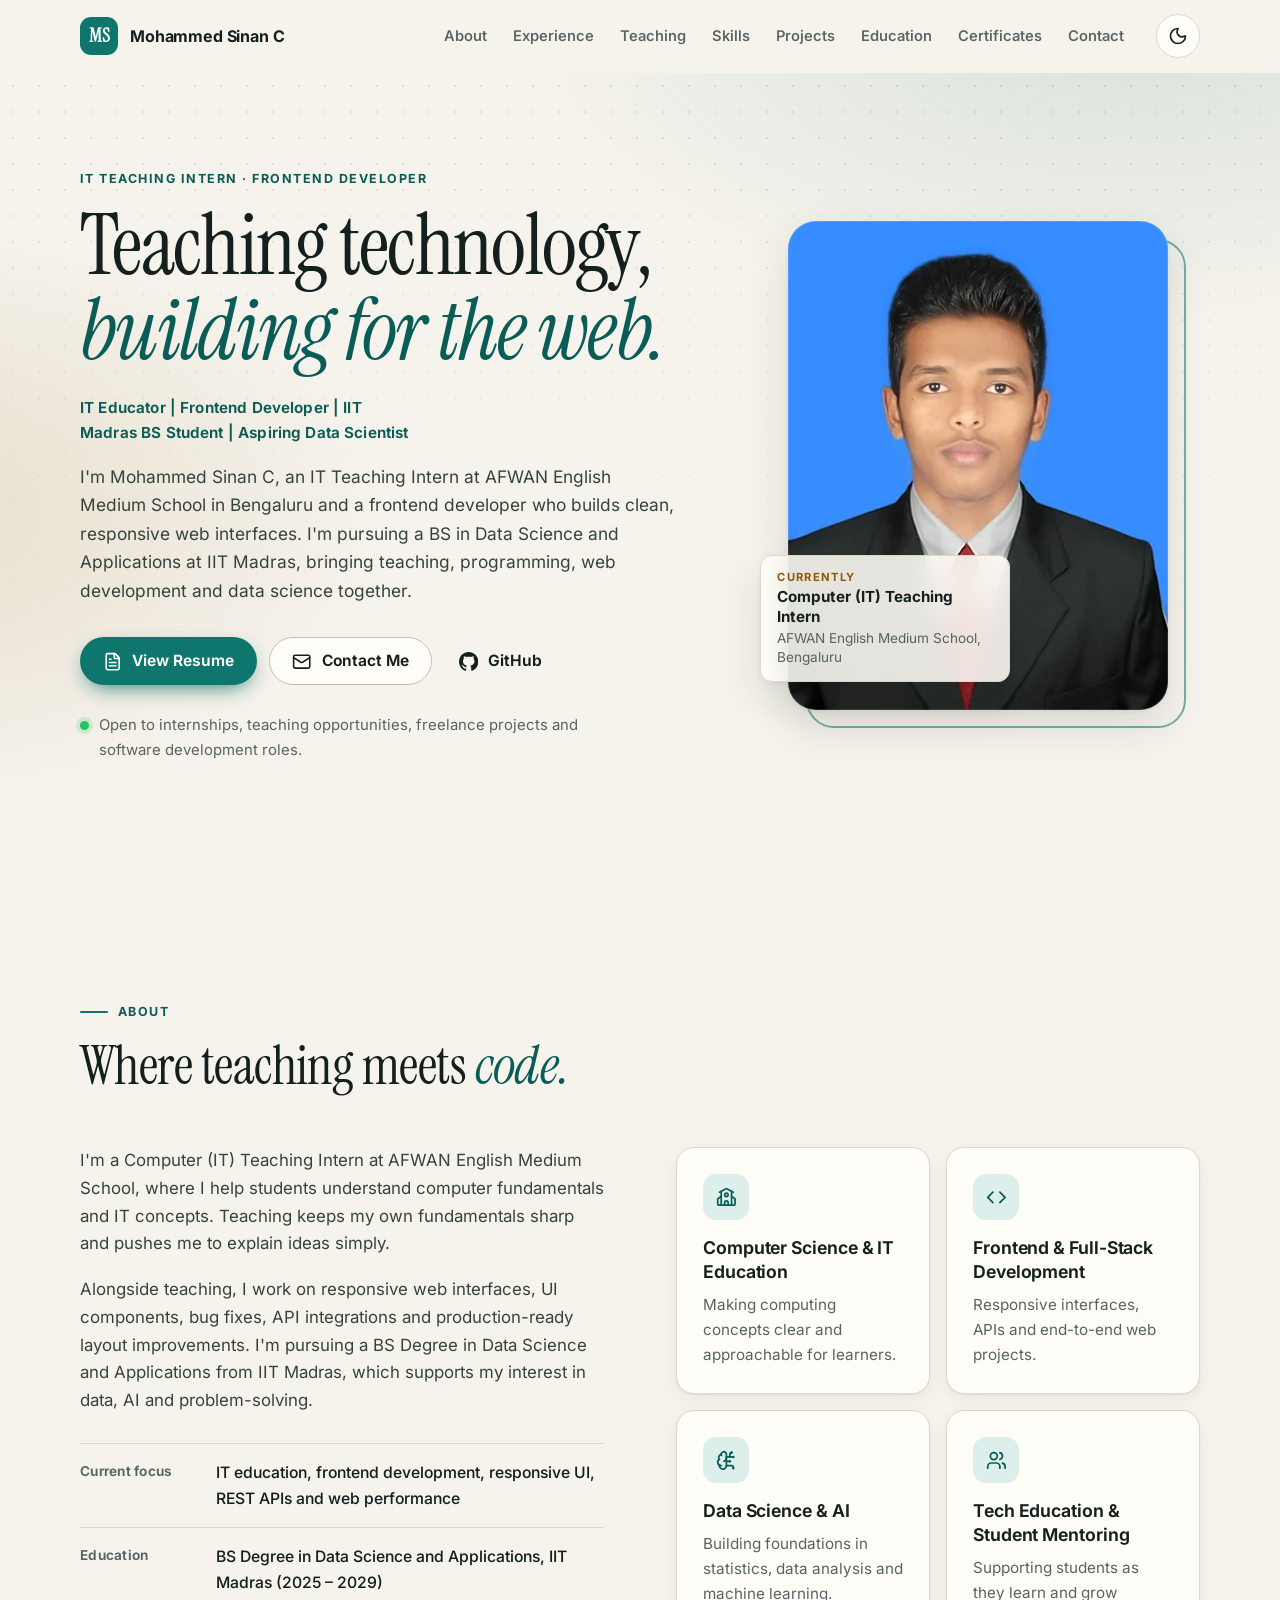
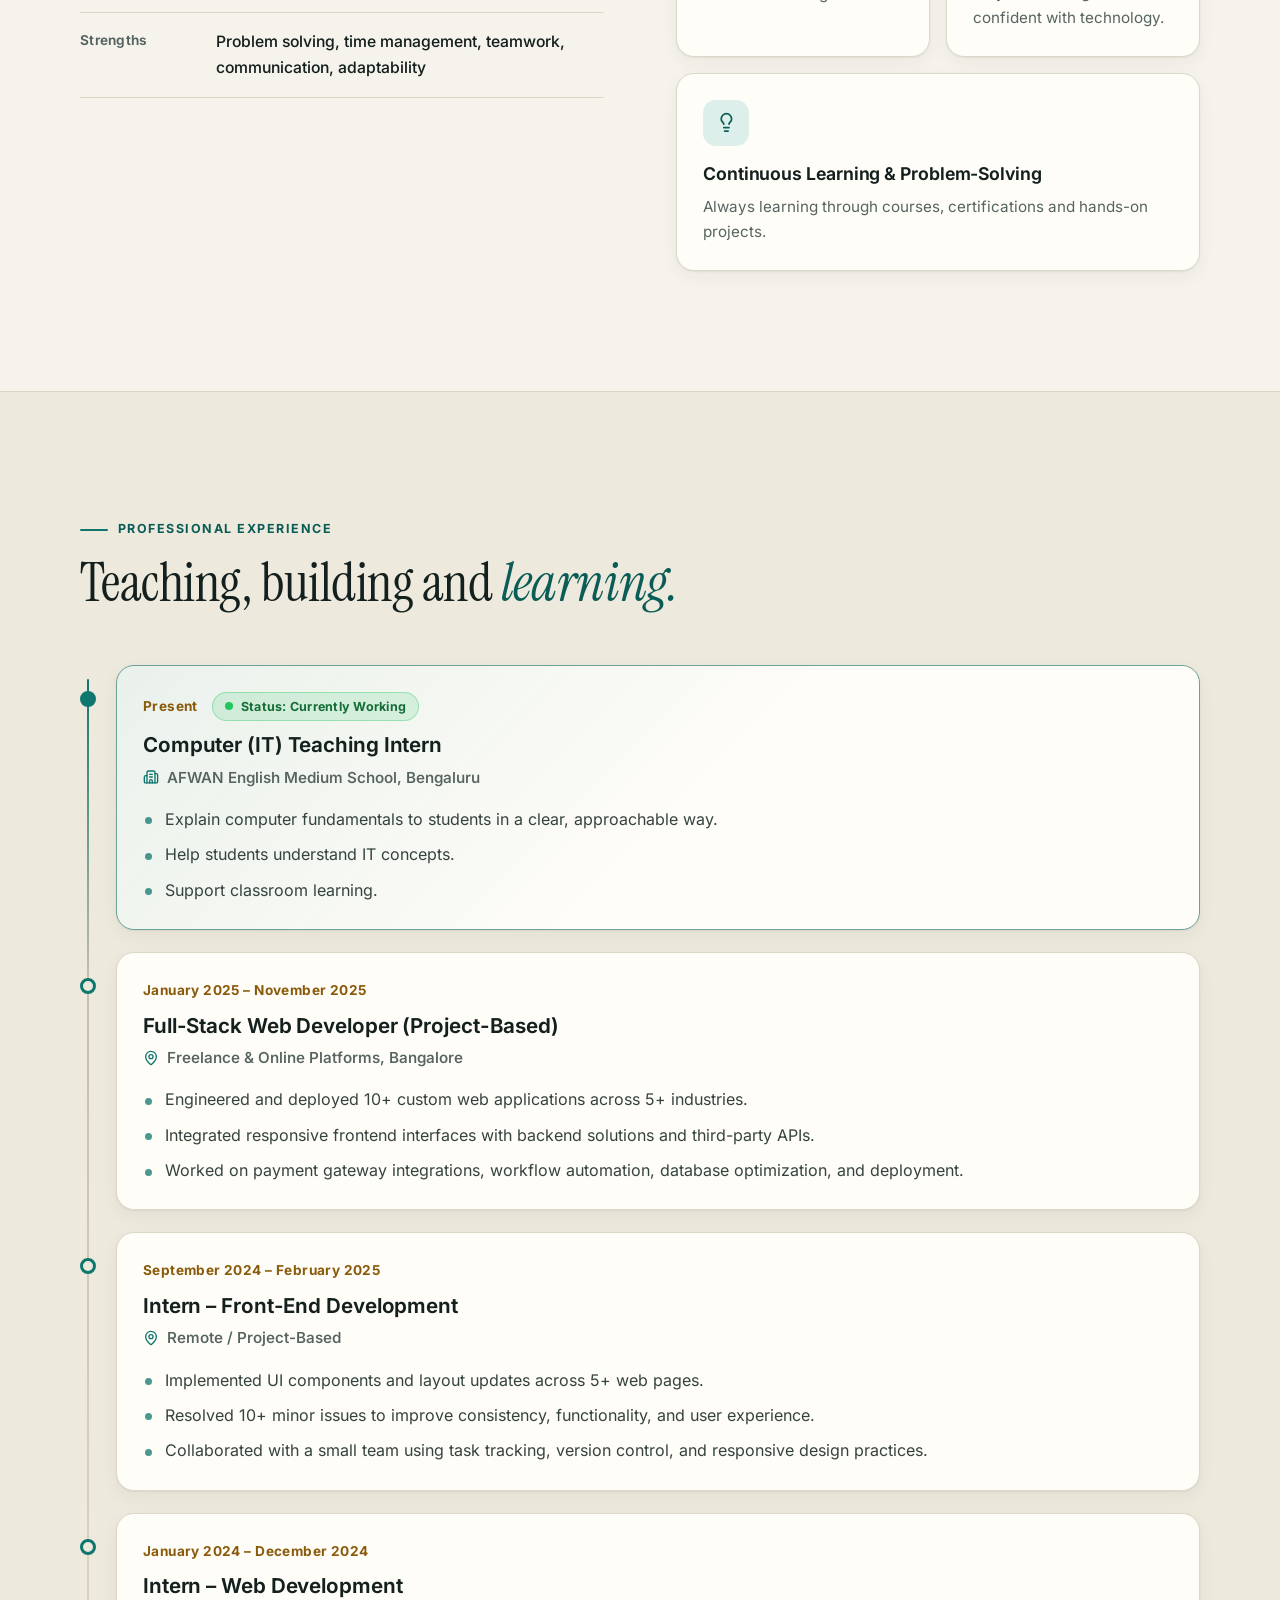
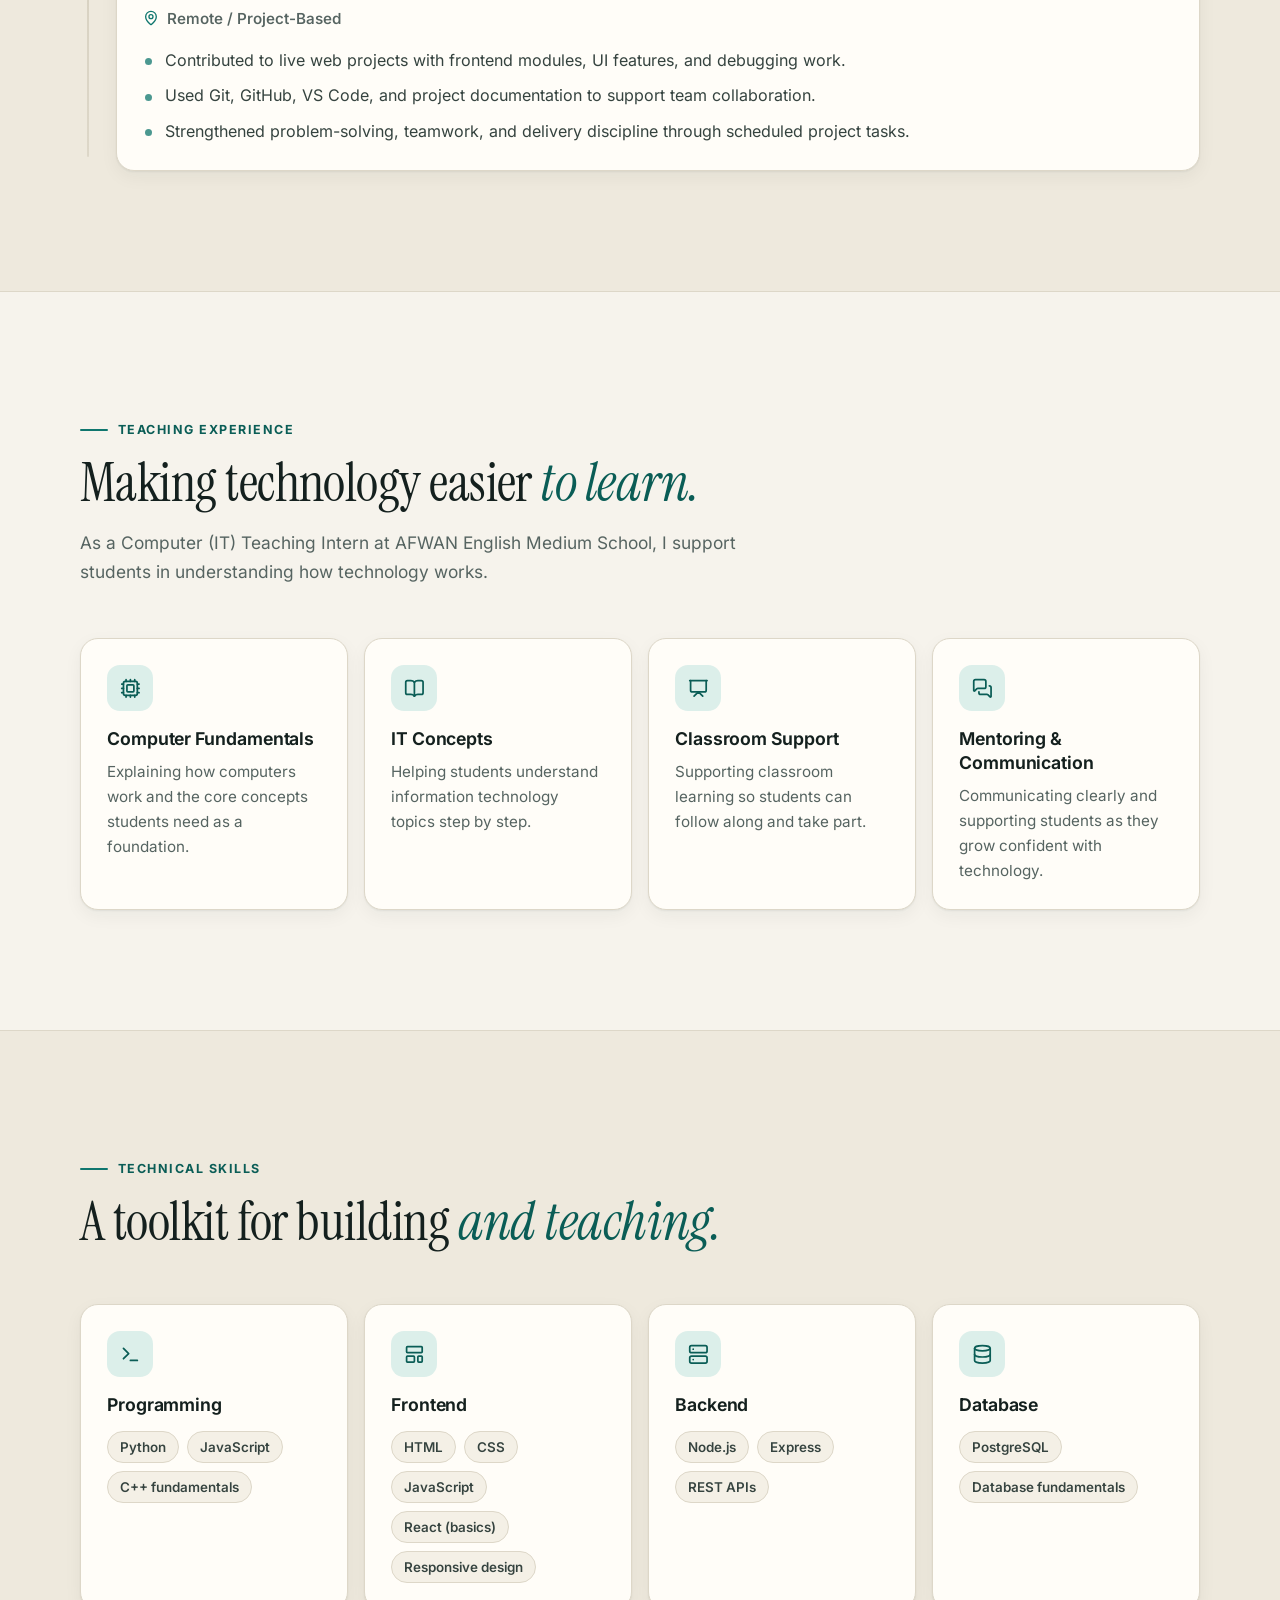
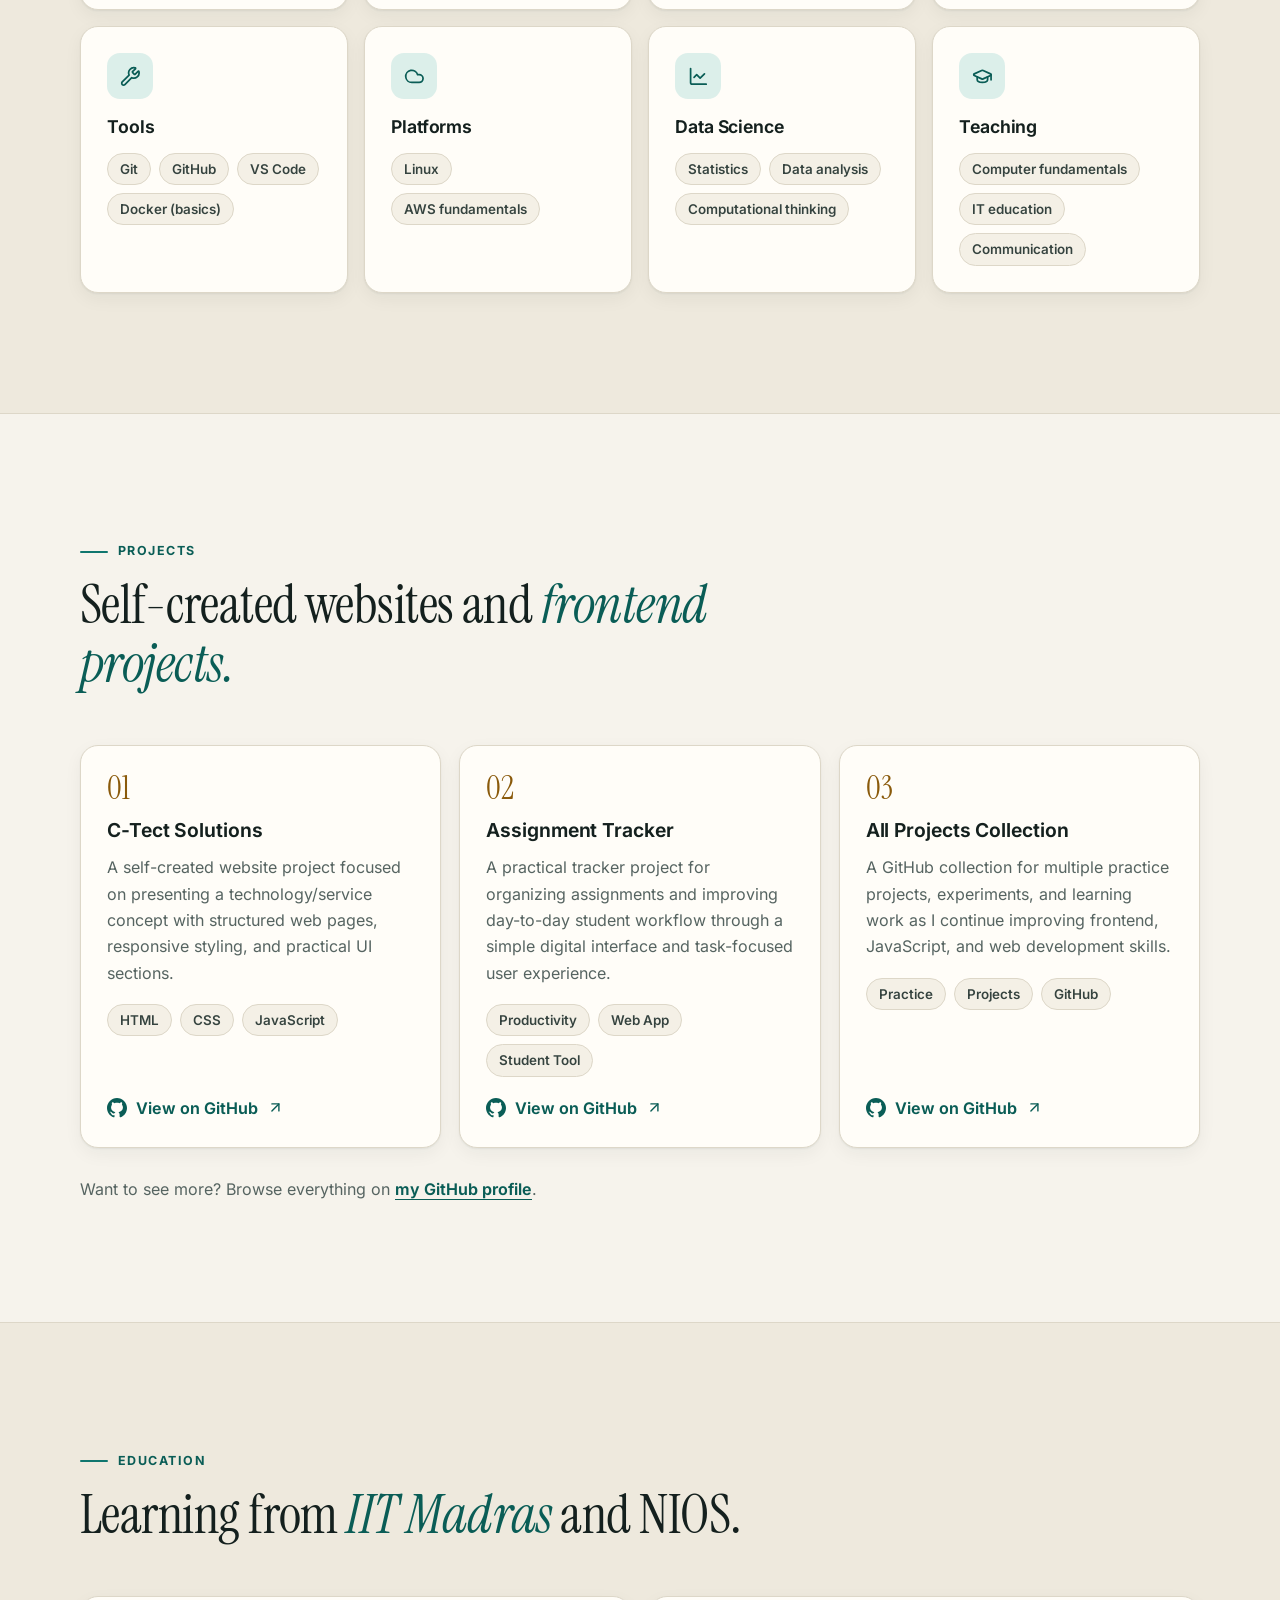
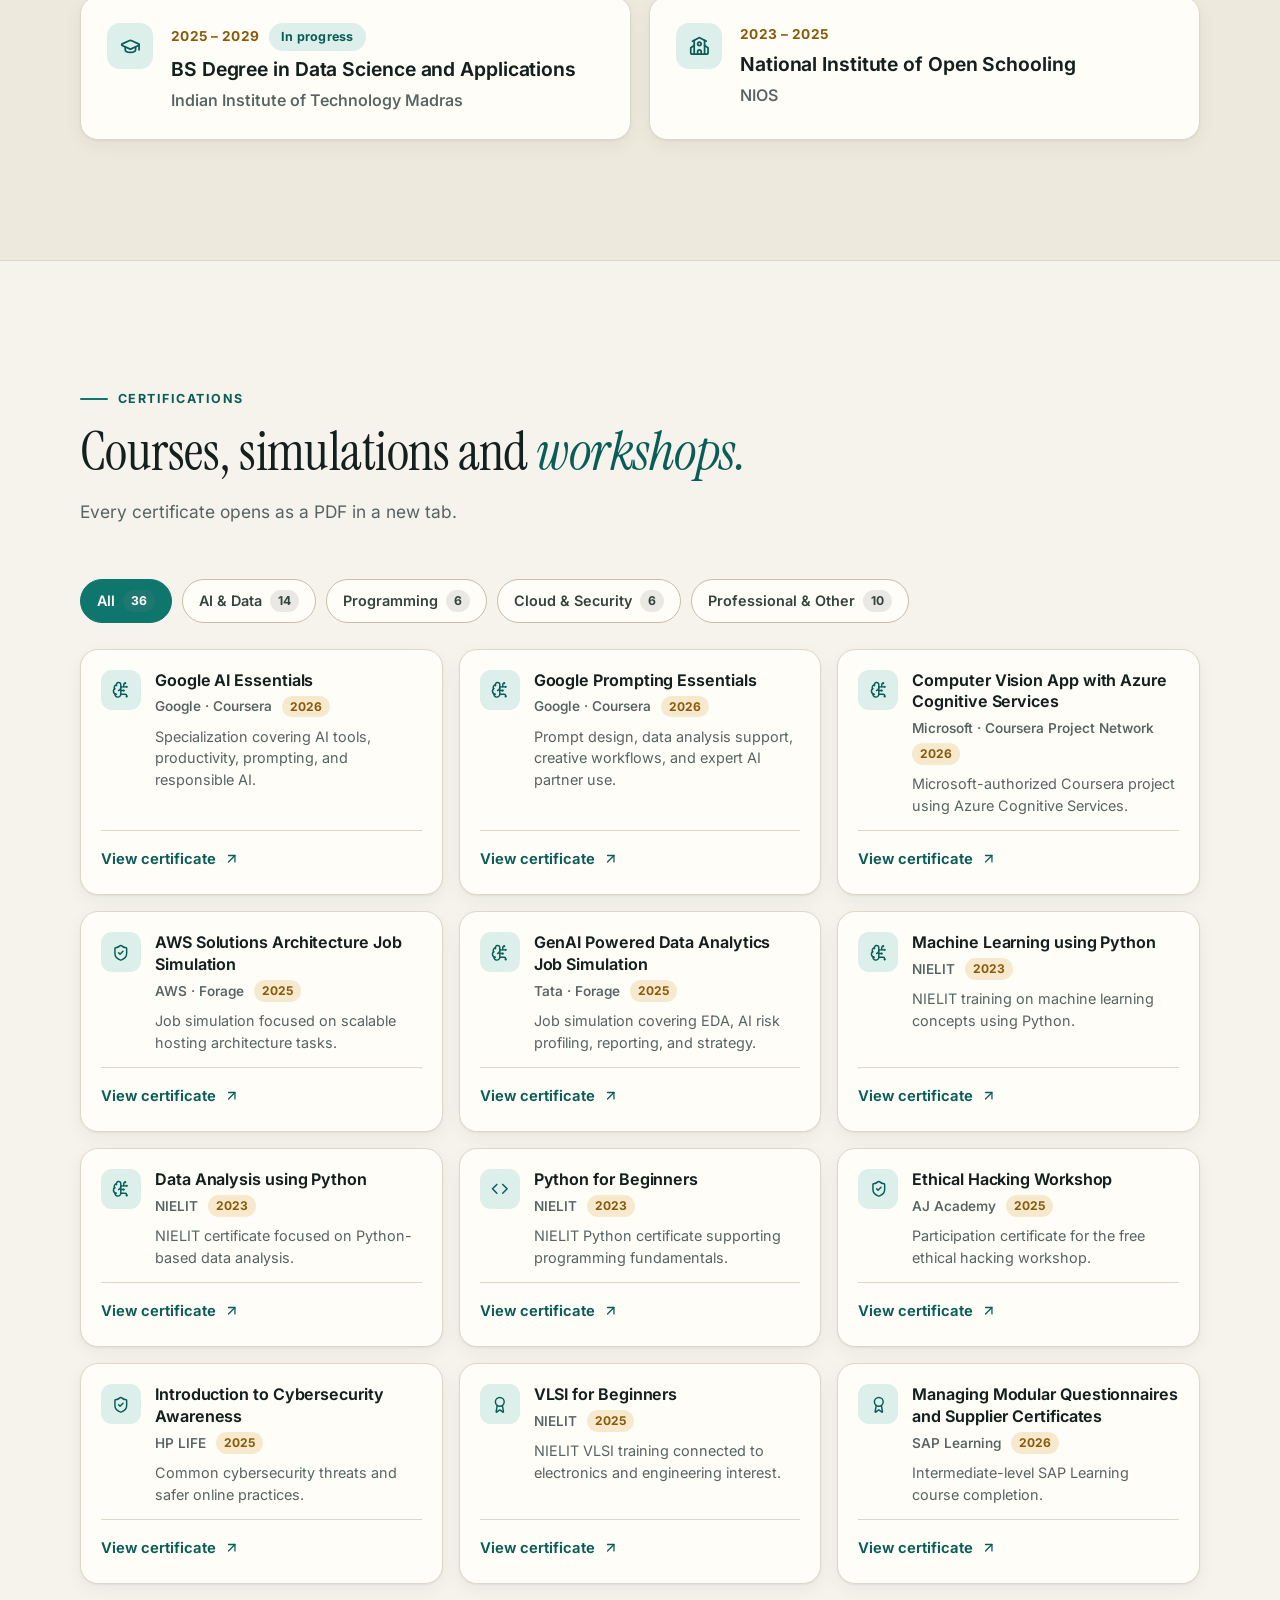
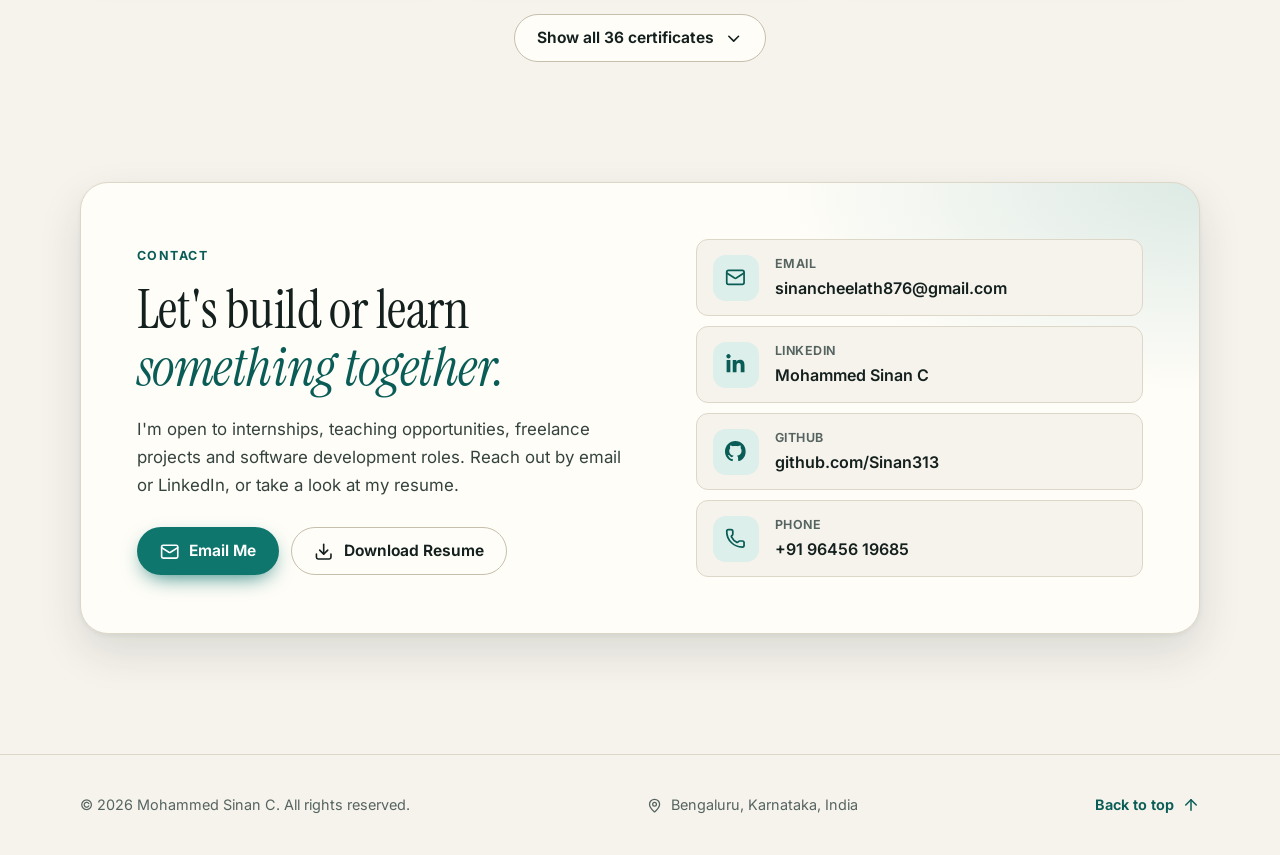
<file: index.html>
<!DOCTYPE html>
<html lang="en-IN">
<head>
    <meta charset="utf-8">
    <meta name="viewport" content="width=device-width, initial-scale=1">
    <title>Mohammed Sinan C | IT Educator &amp; Frontend Developer</title>
    <meta name="description" content="Portfolio of Mohammed Sinan C: IT Teaching Intern, frontend developer and IIT Madras BS Data Science student in Bengaluru, India. Teaching, web development and data science.">
    <meta name="author" content="Mohammed Sinan C">
    <meta name="robots" content="index, follow, max-image-preview:large">
    <meta name="theme-color" content="#f6f3ec" id="meta-theme">
    <link rel="canonical" href="https://sinan313.github.io/Mohammed-Sinan-Portfolio/">

    <meta property="og:type" content="website">
    <meta property="og:site_name" content="Mohammed Sinan C">
    <meta property="og:title" content="Mohammed Sinan C | IT Educator &amp; Frontend Developer">
    <meta property="og:description" content="IT Teaching Intern, frontend developer and IIT Madras BS Data Science student based in Bengaluru.">
    <meta property="og:url" content="https://sinan313.github.io/Mohammed-Sinan-Portfolio/">
    <meta property="og:image" content="https://sinan313.github.io/Mohammed-Sinan-Portfolio/assets/img/og-image.png">
    <meta property="og:image:width" content="1200">
    <meta property="og:image:height" content="630">
    <meta property="og:image:alt" content="Mohammed Sinan C - IT Educator, Frontend Developer, IIT Madras BS Student">
    <meta property="og:locale" content="en_IN">
    <meta name="twitter:card" content="summary_large_image">
    <meta name="twitter:title" content="Mohammed Sinan C | IT Educator &amp; Frontend Developer">
    <meta name="twitter:description" content="IT Teaching Intern, frontend developer and IIT Madras BS Data Science student based in Bengaluru.">
    <meta name="twitter:image" content="https://sinan313.github.io/Mohammed-Sinan-Portfolio/assets/img/og-image.png">

    <link rel="icon" href="assets/img/favicon.svg" type="image/svg+xml">
    <link rel="preload" href="assets/fonts/inter-latin-wght-normal.woff2" as="font" type="font/woff2" crossorigin>
    <link rel="preload" href="assets/fonts/instrument-serif-latin-400-normal.woff2" as="font" type="font/woff2" crossorigin>

    <script>
        /* Apply the saved or system theme before first paint to avoid a flash. */
        (function () {
            var root = document.documentElement, theme = null;
            root.classList.add("js");
            try { theme = localStorage.getItem("theme"); } catch (e) {}
            if (theme !== "light" && theme !== "dark") {
                theme = window.matchMedia && matchMedia("(prefers-color-scheme: dark)").matches ? "dark" : "light";
            }
            root.setAttribute("data-theme", theme);
            var meta = document.getElementById("meta-theme");
            if (meta) meta.setAttribute("content", theme === "dark" ? "#0b1312" : "#f6f3ec");
        })();
    </script>
    <link rel="stylesheet" href="styles.css">

    <script type="application/ld+json">
    {
        "@context": "https://schema.org",
        "@type": "Person",
        "name": "Mohammed Sinan C",
        "url": "https://sinan313.github.io/Mohammed-Sinan-Portfolio/",
        "image": "https://sinan313.github.io/Mohammed-Sinan-Portfolio/assets/img/photo-413.webp",
        "jobTitle": "Computer (IT) Teaching Intern and Frontend Developer",
        "worksFor": { "@type": "Organization", "name": "AFWAN English Medium School" },
        "affiliation": { "@type": "CollegeOrUniversity", "name": "Indian Institute of Technology Madras" },
        "address": { "@type": "PostalAddress", "addressLocality": "Bengaluru", "addressRegion": "Karnataka", "addressCountry": "IN" },
        "email": "mailto:sinancheelath876@gmail.com",
        "knowsAbout": ["IT education", "Frontend development", "Web development", "JavaScript", "Python", "Data science"],
        "sameAs": [
            "https://github.com/Sinan313",
            "https://www.linkedin.com/in/mohammed-sinan-c-26484b28a"
        ]
    }
    </script>
</head>
<body>
    <a class="skip-link" href="#main">Skip to main content</a>
    <div class="scroll-progress" aria-hidden="true"></div>

    <header class="site-header" id="top">
        <nav class="navbar container" aria-label="Primary">
            <a class="brand" href="#home">
                <span class="brand-mark" aria-hidden="true">MS</span>
                <span class="brand-name">Mohammed Sinan C</span>
            </a>

            <div class="nav-panel" id="nav-panel">
                <ul class="nav-links" role="list">
                    <li><a href="#about">About</a></li>
                    <li><a href="#experience">Experience</a></li>
                    <li><a href="#teaching">Teaching</a></li>
                    <li><a href="#skills">Skills</a></li>
                    <li><a href="#projects">Projects</a></li>
                    <li><a href="#education">Education</a></li>
                    <li><a href="#certifications">Certificates</a></li>
                    <li><a href="#contact">Contact</a></li>
                </ul>
            </div>

            <div class="nav-actions">
                <button class="icon-btn theme-toggle" type="button" aria-label="Switch to dark theme">
                    <span class="theme-icon theme-icon--moon" aria-hidden="true"><svg class="icon" aria-hidden="true" focusable="false"><use href="#i-moon"/></svg></span>
                    <span class="theme-icon theme-icon--sun" aria-hidden="true"><svg class="icon" aria-hidden="true" focusable="false"><use href="#i-sun"/></svg></span>
                </button>
                <button class="icon-btn menu-toggle" type="button" aria-label="Open navigation menu" aria-expanded="false" aria-controls="nav-panel">
                    <span class="menu-icon menu-icon--open" aria-hidden="true"><svg class="icon" aria-hidden="true" focusable="false"><use href="#i-menu"/></svg></span>
                    <span class="menu-icon menu-icon--close" aria-hidden="true"><svg class="icon" aria-hidden="true" focusable="false"><use href="#i-x"/></svg></span>
                </button>
            </div>
        </nav>
    </header>

    <main id="main">
        <!-- HERO -->
        <section id="home" class="hero" aria-labelledby="hero-title">
            <div class="container hero-grid">
                <div class="hero-copy">
                    <p class="eyebrow hero-in" style="--d:0ms">IT Teaching Intern <span aria-hidden="true">&middot;</span> Frontend Developer</p>
                    <h1 id="hero-title" class="hero-in" style="--d:80ms"><span class="sr-only">Mohammed Sinan C: </span>Teaching technology, <em>building for the web.</em></h1>
                    <p class="hero-role-line hero-in" style="--d:140ms">IT Educator <span aria-hidden="true">|</span> Frontend Developer <span aria-hidden="true">|</span> IIT Madras BS Student <span aria-hidden="true">|</span> Aspiring Data Scientist</p>
                    <p class="hero-text hero-in" style="--d:200ms">
                        I'm Mohammed Sinan C, an IT Teaching Intern at AFWAN English Medium School in Bengaluru
                        and a frontend developer who builds clean, responsive web interfaces. I'm pursuing a BS
                        in Data Science and Applications at IIT Madras, bringing teaching, programming, web
                        development and data science together.
                    </p>
                    <div class="hero-actions hero-in" style="--d:260ms">
                        <a class="btn btn-primary" href="Resume.pdf" target="_blank" rel="noopener">
                            <svg class="icon" aria-hidden="true" focusable="false"><use href="#i-file-text"/></svg><span>View Resume<span class="sr-only"> (PDF, opens in new tab)</span></span>
                        </a>
                        <a class="btn btn-secondary" href="#contact">
                            <svg class="icon" aria-hidden="true" focusable="false"><use href="#i-mail"/></svg><span>Contact Me</span>
                        </a>
                        <a class="btn btn-ghost" href="https://github.com/Sinan313" target="_blank" rel="noopener">
                            <svg class="icon icon-fill" aria-hidden="true" focusable="false"><use href="#i-github"/></svg><span>GitHub<span class="sr-only"> (opens in new tab)</span></span>
                        </a>
                    </div>
                    <p class="hero-open hero-in" style="--d:320ms">
                        <span class="dot" aria-hidden="true"></span>
                        Open to internships, teaching opportunities, freelance projects and software development roles.
                    </p>
                </div>

                <figure class="portrait hero-in" style="--d:160ms">
                    <div class="portrait-frame">
                        <picture>
                            <source type="image/webp" srcset="assets/img/photo-320.webp 320w, assets/img/photo-413.webp 413w" sizes="(max-width: 700px) 280px, 380px">
                            <img src="Photo.JPG" alt="Portrait of Mohammed Sinan C" width="413" height="531" fetchpriority="high" decoding="async">
                        </picture>
                    </div>
                    <figcaption class="portrait-card">
                        <span class="portrait-card-label">Currently</span>
                        <strong>Computer (IT) Teaching Intern</strong>
                        <span>AFWAN English Medium School, Bengaluru</span>
                    </figcaption>
                </figure>
            </div>
        </section>

        <!-- ABOUT -->
        <section id="about" class="section" aria-labelledby="about-title">
            <div class="container">
                <div class="section-head" data-reveal>
                    <p class="eyebrow">About</p>
                    <h2 id="about-title">Where teaching meets <em>code.</em></h2>
                </div>

                <div class="about-grid">
                    <div class="about-copy" data-reveal>
                        <p>
                            I'm a Computer (IT) Teaching Intern at AFWAN English Medium School, where I help
                            students understand computer fundamentals and IT concepts. Teaching keeps my own
                            fundamentals sharp and pushes me to explain ideas simply.
                        </p>
                        <p>
                            Alongside teaching, I work on responsive web interfaces, UI components, bug fixes,
                            API integrations and production-ready layout improvements. I'm pursuing a BS Degree
                            in Data Science and Applications from IIT Madras, which supports my interest in
                            data, AI and problem-solving.
                        </p>
                        <dl class="facts">
                            <div>
                                <dt>Current focus</dt>
                                <dd>IT education, frontend development, responsive UI, REST APIs and web performance</dd>
                            </div>
                            <div>
                                <dt>Education</dt>
                                <dd>BS Degree in Data Science and Applications, IIT Madras (2025 &ndash; 2029)</dd>
                            </div>
                            <div>
                                <dt>Strengths</dt>
                                <dd>Problem solving, time management, teamwork, communication, adaptability</dd>
                            </div>
                        </dl>
                    </div>

                    <ul class="interest-grid" role="list">
                        <li class="card interest" data-reveal style="--d:0ms">
                            <span class="icon-tile" aria-hidden="true"><svg class="icon" aria-hidden="true" focusable="false"><use href="#i-school"/></svg></span>
                            <h3>Computer Science &amp; IT Education</h3>
                            <p>Making computing concepts clear and approachable for learners.</p>
                        </li>
                        <li class="card interest" data-reveal style="--d:60ms">
                            <span class="icon-tile" aria-hidden="true"><svg class="icon" aria-hidden="true" focusable="false"><use href="#i-code"/></svg></span>
                            <h3>Frontend &amp; Full-Stack Development</h3>
                            <p>Responsive interfaces, APIs and end-to-end web projects.</p>
                        </li>
                        <li class="card interest" data-reveal style="--d:120ms">
                            <span class="icon-tile" aria-hidden="true"><svg class="icon" aria-hidden="true" focusable="false"><use href="#i-brain-circuit"/></svg></span>
                            <h3>Data Science &amp; AI</h3>
                            <p>Building foundations in statistics, data analysis and machine learning.</p>
                        </li>
                        <li class="card interest" data-reveal style="--d:180ms">
                            <span class="icon-tile" aria-hidden="true"><svg class="icon" aria-hidden="true" focusable="false"><use href="#i-users"/></svg></span>
                            <h3>Tech Education &amp; Student Mentoring</h3>
                            <p>Supporting students as they learn and grow confident with technology.</p>
                        </li>
                        <li class="card interest interest--wide" data-reveal style="--d:240ms">
                            <span class="icon-tile" aria-hidden="true"><svg class="icon" aria-hidden="true" focusable="false"><use href="#i-lightbulb"/></svg></span>
                            <h3>Continuous Learning &amp; Problem-Solving</h3>
                            <p>Always learning through courses, certifications and hands-on projects.</p>
                        </li>
                    </ul>
                </div>
            </div>
        </section>

        <!-- EXPERIENCE -->
        <section id="experience" class="section section--alt" aria-labelledby="experience-title">
            <div class="container">
                <div class="section-head" data-reveal>
                    <p class="eyebrow">Professional Experience</p>
                    <h2 id="experience-title">Teaching, building and <em>learning.</em></h2>
                </div>

                <ol class="timeline" role="list">
                    <li class="timeline-item timeline-item--current" data-reveal>
                        <span class="timeline-dot" aria-hidden="true"></span>
                        <article class="card timeline-card">
                            <div class="timeline-meta">
                                <span class="timeline-date">Present</span>
                                <span class="badge badge--live"><span class="badge-dot" aria-hidden="true"></span>Status: Currently Working</span>
                            </div>
                            <h3>Computer (IT) Teaching Intern</h3>
                            <p class="timeline-place"><svg class="icon" aria-hidden="true" focusable="false"><use href="#i-building-2"/></svg>AFWAN English Medium School, Bengaluru</p>
                            <ul class="bullets">
                                <li>Explain computer fundamentals to students in a clear, approachable way.</li>
                                <li>Help students understand IT concepts.</li>
                                <li>Support classroom learning.</li>
                            </ul>
                        </article>
                    </li>

                    <li class="timeline-item" data-reveal>
                        <span class="timeline-dot" aria-hidden="true"></span>
                        <article class="card timeline-card">
                            <div class="timeline-meta">
                                <span class="timeline-date">January 2025 &ndash; November 2025</span>
                            </div>
                            <h3>Full-Stack Web Developer (Project-Based)</h3>
                            <p class="timeline-place"><svg class="icon" aria-hidden="true" focusable="false"><use href="#i-map-pin"/></svg>Freelance &amp; Online Platforms, Bangalore</p>
                            <ul class="bullets">
                                <li>Engineered and deployed 10+ custom web applications across 5+ industries.</li>
                                <li>Integrated responsive frontend interfaces with backend solutions and third-party APIs.</li>
                                <li>Worked on payment gateway integrations, workflow automation, database optimization, and deployment.</li>
                            </ul>
                        </article>
                    </li>

                    <li class="timeline-item" data-reveal>
                        <span class="timeline-dot" aria-hidden="true"></span>
                        <article class="card timeline-card">
                            <div class="timeline-meta">
                                <span class="timeline-date">September 2024 &ndash; February 2025</span>
                            </div>
                            <h3>Intern &ndash; Front-End Development</h3>
                            <p class="timeline-place"><svg class="icon" aria-hidden="true" focusable="false"><use href="#i-map-pin"/></svg>Remote / Project-Based</p>
                            <ul class="bullets">
                                <li>Implemented UI components and layout updates across 5+ web pages.</li>
                                <li>Resolved 10+ minor issues to improve consistency, functionality, and user experience.</li>
                                <li>Collaborated with a small team using task tracking, version control, and responsive design practices.</li>
                            </ul>
                        </article>
                    </li>

                    <li class="timeline-item" data-reveal>
                        <span class="timeline-dot" aria-hidden="true"></span>
                        <article class="card timeline-card">
                            <div class="timeline-meta">
                                <span class="timeline-date">January 2024 &ndash; December 2024</span>
                            </div>
                            <h3>Intern &ndash; Web Development</h3>
                            <p class="timeline-place"><svg class="icon" aria-hidden="true" focusable="false"><use href="#i-map-pin"/></svg>Remote / Project-Based</p>
                            <ul class="bullets">
                                <li>Contributed to live web projects with frontend modules, UI features, and debugging work.</li>
                                <li>Used Git, GitHub, VS Code, and project documentation to support team collaboration.</li>
                                <li>Strengthened problem-solving, teamwork, and delivery discipline through scheduled project tasks.</li>
                            </ul>
                        </article>
                    </li>
                </ol>
            </div>
        </section>

        <!-- TEACHING -->
        <section id="teaching" class="section" aria-labelledby="teaching-title">
            <div class="container">
                <div class="section-head" data-reveal>
                    <p class="eyebrow">Teaching Experience</p>
                    <h2 id="teaching-title">Making technology easier <em>to learn.</em></h2>
                    <p class="section-lead">
                        As a Computer (IT) Teaching Intern at AFWAN English Medium School, I support students
                        in understanding how technology works.
                    </p>
                </div>

                <ul class="teach-grid" role="list">
                    <li class="card teach" data-reveal style="--d:0ms">
                        <span class="icon-tile" aria-hidden="true"><svg class="icon" aria-hidden="true" focusable="false"><use href="#i-cpu"/></svg></span>
                        <h3>Computer Fundamentals</h3>
                        <p>Explaining how computers work and the core concepts students need as a foundation.</p>
                    </li>
                    <li class="card teach" data-reveal style="--d:60ms">
                        <span class="icon-tile" aria-hidden="true"><svg class="icon" aria-hidden="true" focusable="false"><use href="#i-book-open"/></svg></span>
                        <h3>IT Concepts</h3>
                        <p>Helping students understand information technology topics step by step.</p>
                    </li>
                    <li class="card teach" data-reveal style="--d:120ms">
                        <span class="icon-tile" aria-hidden="true"><svg class="icon" aria-hidden="true" focusable="false"><use href="#i-presentation"/></svg></span>
                        <h3>Classroom Support</h3>
                        <p>Supporting classroom learning so students can follow along and take part.</p>
                    </li>
                    <li class="card teach" data-reveal style="--d:180ms">
                        <span class="icon-tile" aria-hidden="true"><svg class="icon" aria-hidden="true" focusable="false"><use href="#i-messages-square"/></svg></span>
                        <h3>Mentoring &amp; Communication</h3>
                        <p>Communicating clearly and supporting students as they grow confident with technology.</p>
                    </li>
                </ul>
            </div>
        </section>

        <!-- SKILLS -->
        <section id="skills" class="section section--alt" aria-labelledby="skills-title">
            <div class="container">
                <div class="section-head" data-reveal>
                    <p class="eyebrow">Technical Skills</p>
                    <h2 id="skills-title">A toolkit for building <em>and teaching.</em></h2>
                </div>

                <ul class="skills-grid" role="list">
                    <li class="card skill" data-reveal style="--d:0ms">
                        <span class="icon-tile" aria-hidden="true"><svg class="icon" aria-hidden="true" focusable="false"><use href="#i-terminal"/></svg></span>
                        <h3>Programming</h3>
                        <ul class="chips" role="list"><li>Python</li><li>JavaScript</li><li>C++ fundamentals</li></ul>
                    </li>
                    <li class="card skill" data-reveal style="--d:50ms">
                        <span class="icon-tile" aria-hidden="true"><svg class="icon" aria-hidden="true" focusable="false"><use href="#i-layout-template"/></svg></span>
                        <h3>Frontend</h3>
                        <ul class="chips" role="list"><li>HTML</li><li>CSS</li><li>JavaScript</li><li>React (basics)</li><li>Responsive design</li></ul>
                    </li>
                    <li class="card skill" data-reveal style="--d:100ms">
                        <span class="icon-tile" aria-hidden="true"><svg class="icon" aria-hidden="true" focusable="false"><use href="#i-server"/></svg></span>
                        <h3>Backend</h3>
                        <ul class="chips" role="list"><li>Node.js</li><li>Express</li><li>REST APIs</li></ul>
                    </li>
                    <li class="card skill" data-reveal style="--d:150ms">
                        <span class="icon-tile" aria-hidden="true"><svg class="icon" aria-hidden="true" focusable="false"><use href="#i-database"/></svg></span>
                        <h3>Database</h3>
                        <ul class="chips" role="list"><li>PostgreSQL</li><li>Database fundamentals</li></ul>
                    </li>
                    <li class="card skill" data-reveal style="--d:0ms">
                        <span class="icon-tile" aria-hidden="true"><svg class="icon" aria-hidden="true" focusable="false"><use href="#i-wrench"/></svg></span>
                        <h3>Tools</h3>
                        <ul class="chips" role="list"><li>Git</li><li>GitHub</li><li>VS Code</li><li>Docker (basics)</li></ul>
                    </li>
                    <li class="card skill" data-reveal style="--d:50ms">
                        <span class="icon-tile" aria-hidden="true"><svg class="icon" aria-hidden="true" focusable="false"><use href="#i-cloud"/></svg></span>
                        <h3>Platforms</h3>
                        <ul class="chips" role="list"><li>Linux</li><li>AWS fundamentals</li></ul>
                    </li>
                    <li class="card skill" data-reveal style="--d:100ms">
                        <span class="icon-tile" aria-hidden="true"><svg class="icon" aria-hidden="true" focusable="false"><use href="#i-chart-line"/></svg></span>
                        <h3>Data Science</h3>
                        <ul class="chips" role="list"><li>Statistics</li><li>Data analysis</li><li>Computational thinking</li></ul>
                    </li>
                    <li class="card skill" data-reveal style="--d:150ms">
                        <span class="icon-tile" aria-hidden="true"><svg class="icon" aria-hidden="true" focusable="false"><use href="#i-graduation-cap"/></svg></span>
                        <h3>Teaching</h3>
                        <ul class="chips" role="list"><li>Computer fundamentals</li><li>IT education</li><li>Communication</li></ul>
                    </li>
                </ul>
            </div>
        </section>

        <!-- PROJECTS -->
        <section id="projects" class="section" aria-labelledby="projects-title">
            <div class="container">
                <div class="section-head" data-reveal>
                    <p class="eyebrow">Projects</p>
                    <h2 id="projects-title">Self-created websites and <em>frontend projects.</em></h2>
                </div>

                <ul class="project-grid" role="list">
                    <li class="card project" data-reveal style="--d:0ms">
                        <span class="project-no" aria-hidden="true">01</span>
                        <h3>C-Tect Solutions</h3>
                        <p>
                            A self-created website project focused on presenting a technology/service concept
                            with structured web pages, responsive styling, and practical UI sections.
                        </p>
                        <ul class="chips" role="list"><li>HTML</li><li>CSS</li><li>JavaScript</li></ul>
                        <a class="text-link" href="https://github.com/Sinan313/c-tectsolutions" target="_blank" rel="noopener">
                            <svg class="icon icon-fill" aria-hidden="true" focusable="false"><use href="#i-github"/></svg><span>View on GitHub<span class="sr-only">: C-Tect Solutions (opens in new tab)</span></span><svg class="icon" aria-hidden="true" focusable="false"><use href="#i-arrow-up-right"/></svg>
                        </a>
                    </li>
                    <li class="card project" data-reveal style="--d:60ms">
                        <span class="project-no" aria-hidden="true">02</span>
                        <h3>Assignment Tracker</h3>
                        <p>
                            A practical tracker project for organizing assignments and improving day-to-day
                            student workflow through a simple digital interface and task-focused user experience.
                        </p>
                        <ul class="chips" role="list"><li>Productivity</li><li>Web App</li><li>Student Tool</li></ul>
                        <a class="text-link" href="https://github.com/Sinan313/assignment_tracker" target="_blank" rel="noopener">
                            <svg class="icon icon-fill" aria-hidden="true" focusable="false"><use href="#i-github"/></svg><span>View on GitHub<span class="sr-only">: Assignment Tracker (opens in new tab)</span></span><svg class="icon" aria-hidden="true" focusable="false"><use href="#i-arrow-up-right"/></svg>
                        </a>
                    </li>
                    <li class="card project" data-reveal style="--d:120ms">
                        <span class="project-no" aria-hidden="true">03</span>
                        <h3>All Projects Collection</h3>
                        <p>
                            A GitHub collection for multiple practice projects, experiments, and learning work
                            as I continue improving frontend, JavaScript, and web development skills.
                        </p>
                        <ul class="chips" role="list"><li>Practice</li><li>Projects</li><li>GitHub</li></ul>
                        <a class="text-link" href="https://github.com/Sinan313/all_projects" target="_blank" rel="noopener">
                            <svg class="icon icon-fill" aria-hidden="true" focusable="false"><use href="#i-github"/></svg><span>View on GitHub<span class="sr-only">: All Projects Collection (opens in new tab)</span></span><svg class="icon" aria-hidden="true" focusable="false"><use href="#i-arrow-up-right"/></svg>
                        </a>
                    </li>
                </ul>

                <p class="more-line" data-reveal>
                    Want to see more? Browse everything on
                    <a href="https://github.com/Sinan313" target="_blank" rel="noopener">my GitHub profile<span class="sr-only"> (opens in new tab)</span></a>.
                </p>
            </div>
        </section>

        <!-- EDUCATION -->
        <section id="education" class="section section--alt" aria-labelledby="education-title">
            <div class="container">
                <div class="section-head" data-reveal>
                    <p class="eyebrow">Education</p>
                    <h2 id="education-title">Learning from <em>IIT Madras</em> and NIOS.</h2>
                </div>

                <ul class="edu-grid" role="list">
                    <li class="card edu" data-reveal>
                        <span class="icon-tile" aria-hidden="true"><svg class="icon" aria-hidden="true" focusable="false"><use href="#i-graduation-cap"/></svg></span>
                        <div>
                            <p class="edu-date">2025 &ndash; 2029 <span class="badge badge--soft">In progress</span></p>
                            <h3>BS Degree in Data Science and Applications</h3>
                            <p class="edu-school">Indian Institute of Technology Madras</p>
                        </div>
                    </li>
                    <li class="card edu" data-reveal style="--d:70ms">
                        <span class="icon-tile" aria-hidden="true"><svg class="icon" aria-hidden="true" focusable="false"><use href="#i-school"/></svg></span>
                        <div>
                            <p class="edu-date">2023 &ndash; 2025</p>
                            <h3>National Institute of Open Schooling</h3>
                            <p class="edu-school">NIOS</p>
                        </div>
                    </li>
                </ul>
            </div>
        </section>

        <!-- CERTIFICATIONS -->
        <section id="certifications" class="section" aria-labelledby="certs-title">
            <div class="container">
                <div class="section-head" data-reveal>
                    <p class="eyebrow">Certifications</p>
                    <h2 id="certs-title">Courses, simulations and <em>workshops.</em></h2>
                    <p class="section-lead">Every certificate opens as a PDF in a new tab.</p>
                </div>

                <div class="filters" role="group" aria-label="Filter certificates by category">
                    <button class="chip is-active" type="button" data-filter="all" aria-pressed="true">All <span class="chip-count">36</span></button>
                    <button class="chip" type="button" data-filter="ai" aria-pressed="false">AI &amp; Data <span class="chip-count">14</span></button>
                    <button class="chip" type="button" data-filter="code" aria-pressed="false">Programming <span class="chip-count">6</span></button>
                    <button class="chip" type="button" data-filter="cloud" aria-pressed="false">Cloud &amp; Security <span class="chip-count">6</span></button>
                    <button class="chip" type="button" data-filter="pro" aria-pressed="false">Professional &amp; Other <span class="chip-count">10</span></button>
                </div>
                <p class="sr-only" id="cert-status" role="status" aria-live="polite"></p>

                <ul class="cert-grid" id="cert-grid" role="list">
                    <li class="card cert" data-cat="ai">
                        <span class="icon-tile icon-tile--sm" aria-hidden="true"><svg class="icon" aria-hidden="true" focusable="false"><use href="#i-brain-circuit"/></svg></span>
                        <div class="cert-body">
                            <h3>Google AI Essentials</h3>
                            <p class="cert-meta"><span>Google &middot; Coursera</span><span class="cert-year">2026</span></p>
                            <p class="cert-desc">Specialization covering AI tools, productivity, prompting, and responsible AI.</p>
                        </div>
                        <a class="cert-link" href="Certificates/Coursera%20Google%20AI%20Essentials.pdf" target="_blank" rel="noopener"><span>View certificate<span class="sr-only">: Google AI Essentials (PDF, opens in new tab)</span></span><svg class="icon" aria-hidden="true" focusable="false"><use href="#i-arrow-up-right"/></svg></a>
                    </li>
                    <li class="card cert" data-cat="ai">
                        <span class="icon-tile icon-tile--sm" aria-hidden="true"><svg class="icon" aria-hidden="true" focusable="false"><use href="#i-brain-circuit"/></svg></span>
                        <div class="cert-body">
                            <h3>Google Prompting Essentials</h3>
                            <p class="cert-meta"><span>Google &middot; Coursera</span><span class="cert-year">2026</span></p>
                            <p class="cert-desc">Prompt design, data analysis support, creative workflows, and expert AI partner use.</p>
                        </div>
                        <a class="cert-link" href="Certificates/Coursera%20Google%20Prompting%20Essentials.pdf" target="_blank" rel="noopener"><span>View certificate<span class="sr-only">: Google Prompting Essentials (PDF, opens in new tab)</span></span><svg class="icon" aria-hidden="true" focusable="false"><use href="#i-arrow-up-right"/></svg></a>
                    </li>
                    <li class="card cert" data-cat="ai">
                        <span class="icon-tile icon-tile--sm" aria-hidden="true"><svg class="icon" aria-hidden="true" focusable="false"><use href="#i-brain-circuit"/></svg></span>
                        <div class="cert-body">
                            <h3>Computer Vision App with Azure Cognitive Services</h3>
                            <p class="cert-meta"><span>Microsoft &middot; Coursera Project Network</span><span class="cert-year">2026</span></p>
                            <p class="cert-desc">Microsoft-authorized Coursera project using Azure Cognitive Services.</p>
                        </div>
                        <a class="cert-link" href="Certificates/Coursera%20computer%20vision%20app%20with%20Azure%20Cognitive%20Services.pdf" target="_blank" rel="noopener"><span>View certificate<span class="sr-only">: Computer Vision App with Azure Cognitive Services (PDF, opens in new tab)</span></span><svg class="icon" aria-hidden="true" focusable="false"><use href="#i-arrow-up-right"/></svg></a>
                    </li>
                    <li class="card cert" data-cat="cloud">
                        <span class="icon-tile icon-tile--sm" aria-hidden="true"><svg class="icon" aria-hidden="true" focusable="false"><use href="#i-shield-check"/></svg></span>
                        <div class="cert-body">
                            <h3>AWS Solutions Architecture Job Simulation</h3>
                            <p class="cert-meta"><span>AWS &middot; Forage</span><span class="cert-year">2025</span></p>
                            <p class="cert-desc">Job simulation focused on scalable hosting architecture tasks.</p>
                        </div>
                        <a class="cert-link" href="Certificates/AWS_certificate.pdf" target="_blank" rel="noopener"><span>View certificate<span class="sr-only">: AWS Solutions Architecture Job Simulation (PDF, opens in new tab)</span></span><svg class="icon" aria-hidden="true" focusable="false"><use href="#i-arrow-up-right"/></svg></a>
                    </li>
                    <li class="card cert" data-cat="ai">
                        <span class="icon-tile icon-tile--sm" aria-hidden="true"><svg class="icon" aria-hidden="true" focusable="false"><use href="#i-brain-circuit"/></svg></span>
                        <div class="cert-body">
                            <h3>GenAI Powered Data Analytics Job Simulation</h3>
                            <p class="cert-meta"><span>Tata &middot; Forage</span><span class="cert-year">2025</span></p>
                            <p class="cert-desc">Job simulation covering EDA, AI risk profiling, reporting, and strategy.</p>
                        </div>
                        <a class="cert-link" href="Certificates/Tata_completion_certificate.pdf" target="_blank" rel="noopener"><span>View certificate<span class="sr-only">: GenAI Powered Data Analytics Job Simulation (PDF, opens in new tab)</span></span><svg class="icon" aria-hidden="true" focusable="false"><use href="#i-arrow-up-right"/></svg></a>
                    </li>
                    <li class="card cert" data-cat="ai">
                        <span class="icon-tile icon-tile--sm" aria-hidden="true"><svg class="icon" aria-hidden="true" focusable="false"><use href="#i-brain-circuit"/></svg></span>
                        <div class="cert-body">
                            <h3>Machine Learning using Python</h3>
                            <p class="cert-meta"><span>NIELIT</span><span class="cert-year">2023</span></p>
                            <p class="cert-desc">NIELIT training on machine learning concepts using Python.</p>
                        </div>
                        <a class="cert-link" href="Certificates/Machine%20learning_NIELIT.pdf" target="_blank" rel="noopener"><span>View certificate<span class="sr-only">: Machine Learning using Python (PDF, opens in new tab)</span></span><svg class="icon" aria-hidden="true" focusable="false"><use href="#i-arrow-up-right"/></svg></a>
                    </li>
                    <li class="card cert" data-cat="ai">
                        <span class="icon-tile icon-tile--sm" aria-hidden="true"><svg class="icon" aria-hidden="true" focusable="false"><use href="#i-brain-circuit"/></svg></span>
                        <div class="cert-body">
                            <h3>Data Analysis using Python</h3>
                            <p class="cert-meta"><span>NIELIT</span><span class="cert-year">2023</span></p>
                            <p class="cert-desc">NIELIT certificate focused on Python-based data analysis.</p>
                        </div>
                        <a class="cert-link" href="Certificates/Data%20Analysis-NIELIT.pdf" target="_blank" rel="noopener"><span>View certificate<span class="sr-only">: Data Analysis using Python (PDF, opens in new tab)</span></span><svg class="icon" aria-hidden="true" focusable="false"><use href="#i-arrow-up-right"/></svg></a>
                    </li>
                    <li class="card cert" data-cat="code">
                        <span class="icon-tile icon-tile--sm" aria-hidden="true"><svg class="icon" aria-hidden="true" focusable="false"><use href="#i-code"/></svg></span>
                        <div class="cert-body">
                            <h3>Python for Beginners</h3>
                            <p class="cert-meta"><span>NIELIT</span><span class="cert-year">2023</span></p>
                            <p class="cert-desc">NIELIT Python certificate supporting programming fundamentals.</p>
                        </div>
                        <a class="cert-link" href="Certificates/python_NIELIT.pdf" target="_blank" rel="noopener"><span>View certificate<span class="sr-only">: Python for Beginners (PDF, opens in new tab)</span></span><svg class="icon" aria-hidden="true" focusable="false"><use href="#i-arrow-up-right"/></svg></a>
                    </li>
                    <li class="card cert" data-cat="cloud">
                        <span class="icon-tile icon-tile--sm" aria-hidden="true"><svg class="icon" aria-hidden="true" focusable="false"><use href="#i-shield-check"/></svg></span>
                        <div class="cert-body">
                            <h3>Ethical Hacking Workshop</h3>
                            <p class="cert-meta"><span>AJ Academy</span><span class="cert-year">2025</span></p>
                            <p class="cert-desc">Participation certificate for the free ethical hacking workshop.</p>
                        </div>
                        <a class="cert-link" href="Certificates/AJ%20Academy-Participation%20Certificate%20of%20Ethical%20Hacking%2CSinan.pdf" target="_blank" rel="noopener"><span>View certificate<span class="sr-only">: Ethical Hacking Workshop (PDF, opens in new tab)</span></span><svg class="icon" aria-hidden="true" focusable="false"><use href="#i-arrow-up-right"/></svg></a>
                    </li>
                    <li class="card cert" data-cat="cloud">
                        <span class="icon-tile icon-tile--sm" aria-hidden="true"><svg class="icon" aria-hidden="true" focusable="false"><use href="#i-shield-check"/></svg></span>
                        <div class="cert-body">
                            <h3>Introduction to Cybersecurity Awareness</h3>
                            <p class="cert-meta"><span>HP LIFE</span><span class="cert-year">2025</span></p>
                            <p class="cert-desc">Common cybersecurity threats and safer online practices.</p>
                        </div>
                        <a class="cert-link" href="Certificates/certificate%20in%20HP_Cyber.PDF" target="_blank" rel="noopener"><span>View certificate<span class="sr-only">: Introduction to Cybersecurity Awareness (PDF, opens in new tab)</span></span><svg class="icon" aria-hidden="true" focusable="false"><use href="#i-arrow-up-right"/></svg></a>
                    </li>
                    <li class="card cert" data-cat="pro">
                        <span class="icon-tile icon-tile--sm" aria-hidden="true"><svg class="icon" aria-hidden="true" focusable="false"><use href="#i-award"/></svg></span>
                        <div class="cert-body">
                            <h3>VLSI for Beginners</h3>
                            <p class="cert-meta"><span>NIELIT</span><span class="cert-year">2025</span></p>
                            <p class="cert-desc">NIELIT VLSI training connected to electronics and engineering interest.</p>
                        </div>
                        <a class="cert-link" href="Certificates/VLSI_NIELIT.pdf" target="_blank" rel="noopener"><span>View certificate<span class="sr-only">: VLSI for Beginners (PDF, opens in new tab)</span></span><svg class="icon" aria-hidden="true" focusable="false"><use href="#i-arrow-up-right"/></svg></a>
                    </li>
                    <li class="card cert" data-cat="pro">
                        <span class="icon-tile icon-tile--sm" aria-hidden="true"><svg class="icon" aria-hidden="true" focusable="false"><use href="#i-award"/></svg></span>
                        <div class="cert-body">
                            <h3>Managing Modular Questionnaires and Supplier Certificates</h3>
                            <p class="cert-meta"><span>SAP Learning</span><span class="cert-year">2026</span></p>
                            <p class="cert-desc">Intermediate-level SAP Learning course completion.</p>
                        </div>
                        <a class="cert-link" href="Certificates/SAP_certificate.pdf" target="_blank" rel="noopener"><span>View certificate<span class="sr-only">: Managing Modular Questionnaires and Supplier Certificates (PDF, opens in new tab)</span></span><svg class="icon" aria-hidden="true" focusable="false"><use href="#i-arrow-up-right"/></svg></a>
                    </li>
                    <li class="card cert" data-cat="code">
                        <span class="icon-tile icon-tile--sm" aria-hidden="true"><svg class="icon" aria-hidden="true" focusable="false"><use href="#i-code"/></svg></span>
                        <div class="cert-body">
                            <h3>C++ Course: Learn the Essentials</h3>
                            <p class="cert-meta"><span>Scaler Topics</span><span class="cert-year">2023</span></p>
                            <p class="cert-desc">Course certificate covering the essentials of C++.</p>
                        </div>
                        <a class="cert-link" href="Certificates/c%2B%2B%20certification.pdf" target="_blank" rel="noopener"><span>View certificate<span class="sr-only">: C++ Course: Learn the Essentials (PDF, opens in new tab)</span></span><svg class="icon" aria-hidden="true" focusable="false"><use href="#i-arrow-up-right"/></svg></a>
                    </li>
                    <li class="card cert" data-cat="ai">
                        <span class="icon-tile icon-tile--sm" aria-hidden="true"><svg class="icon" aria-hidden="true" focusable="false"><use href="#i-brain-circuit"/></svg></span>
                        <div class="cert-body">
                            <h3>Power BI for Beginners</h3>
                            <p class="cert-meta"><span>Simplilearn SkillUP</span><span class="cert-year">2025</span></p>
                            <p class="cert-desc">Introductory Power BI course completion.</p>
                        </div>
                        <a class="cert-link" href="Certificates/9095702_51298111759569858547.pdf" target="_blank" rel="noopener"><span>View certificate<span class="sr-only">: Power BI for Beginners (PDF, opens in new tab)</span></span><svg class="icon" aria-hidden="true" focusable="false"><use href="#i-arrow-up-right"/></svg></a>
                    </li>
                    <li class="card cert" data-cat="ai">
                        <span class="icon-tile icon-tile--sm" aria-hidden="true"><svg class="icon" aria-hidden="true" focusable="false"><use href="#i-brain-circuit"/></svg></span>
                        <div class="cert-body">
                            <h3>Introduction to Career Skills in Data Analytics</h3>
                            <p class="cert-meta"><span>LinkedIn Learning</span><span class="cert-year">2025</span></p>
                            <p class="cert-desc">Short course on career skills in data analytics.</p>
                        </div>
                        <a class="cert-link" href="Certificates/Certificate_Iinkedin_Introduction%20to%20Career%20Skills%20in%20Data%20Analytics.pdf" target="_blank" rel="noopener"><span>View certificate<span class="sr-only">: Introduction to Career Skills in Data Analytics (PDF, opens in new tab)</span></span><svg class="icon" aria-hidden="true" focusable="false"><use href="#i-arrow-up-right"/></svg></a>
                    </li>
                    <li class="card cert" data-cat="ai">
                        <span class="icon-tile icon-tile--sm" aria-hidden="true"><svg class="icon" aria-hidden="true" focusable="false"><use href="#i-brain-circuit"/></svg></span>
                        <div class="cert-body">
                            <h3>Data Science &amp; Analytics</h3>
                            <p class="cert-meta"><span>HP LIFE</span><span class="cert-year">2025</span></p>
                            <p class="cert-desc">Data science and analytics practices, methodologies, and tools.</p>
                        </div>
                        <a class="cert-link" href="Certificates/certificate%20in%20HP%20_Data%20Science.PDF" target="_blank" rel="noopener"><span>View certificate<span class="sr-only">: Data Science &amp; Analytics (PDF, opens in new tab)</span></span><svg class="icon" aria-hidden="true" focusable="false"><use href="#i-arrow-up-right"/></svg></a>
                    </li>
                    <li class="card cert" data-cat="ai">
                        <span class="icon-tile icon-tile--sm" aria-hidden="true"><svg class="icon" aria-hidden="true" focusable="false"><use href="#i-brain-circuit"/></svg></span>
                        <div class="cert-body">
                            <h3>AI for Beginners</h3>
                            <p class="cert-meta"><span>HP LIFE</span><span class="cert-year">2025</span></p>
                            <p class="cert-desc">Key AI concepts, business uses, and ethical implications.</p>
                        </div>
                        <a class="cert-link" href="Certificates/certificate%20in%20HP%20_AI.PDF" target="_blank" rel="noopener"><span>View certificate<span class="sr-only">: AI for Beginners (PDF, opens in new tab)</span></span><svg class="icon" aria-hidden="true" focusable="false"><use href="#i-arrow-up-right"/></svg></a>
                    </li>
                    <li class="card cert" data-cat="ai">
                        <span class="icon-tile icon-tile--sm" aria-hidden="true"><svg class="icon" aria-hidden="true" focusable="false"><use href="#i-brain-circuit"/></svg></span>
                        <div class="cert-body">
                            <h3>Accelerating Deep Learning with GPUs</h3>
                            <p class="cert-meta"><span>IBM Developer Skills Network</span><span class="cert-year">2025</span></p>
                            <p class="cert-desc">Course completed with a passing grade.</p>
                        </div>
                        <a class="cert-link" href="Certificates/IBM_Accelerating_with%20GPUs.pdf" target="_blank" rel="noopener"><span>View certificate<span class="sr-only">: Accelerating Deep Learning with GPUs (PDF, opens in new tab)</span></span><svg class="icon" aria-hidden="true" focusable="false"><use href="#i-arrow-up-right"/></svg></a>
                    </li>
                    <li class="card cert" data-cat="ai">
                        <span class="icon-tile icon-tile--sm" aria-hidden="true"><svg class="icon" aria-hidden="true" focusable="false"><use href="#i-brain-circuit"/></svg></span>
                        <div class="cert-body">
                            <h3>Predictive Modeling Fundamentals I</h3>
                            <p class="cert-meta"><span>IBM SkillsBuild</span><span class="cert-year">2025</span></p>
                            <p class="cert-desc">Course completed with a passing grade.</p>
                        </div>
                        <a class="cert-link" href="Certificates/ibm_fundamandal.pdf" target="_blank" rel="noopener"><span>View certificate<span class="sr-only">: Predictive Modeling Fundamentals I (PDF, opens in new tab)</span></span><svg class="icon" aria-hidden="true" focusable="false"><use href="#i-arrow-up-right"/></svg></a>
                    </li>
                    <li class="card cert" data-cat="ai">
                        <span class="icon-tile icon-tile--sm" aria-hidden="true"><svg class="icon" aria-hidden="true" focusable="false"><use href="#i-brain-circuit"/></svg></span>
                        <div class="cert-body">
                            <h3>AI For All: AI Appreciate</h3>
                            <p class="cert-meta"><span>Intel &middot; Digital India</span><span class="cert-year">2025</span></p>
                            <p class="cert-desc">Completed the AI Appreciate stage of the AI For All program.</p>
                        </div>
                        <a class="cert-link" href="Certificates/intel_AI_APPRECIATE_CERTIFICATE.pdf" target="_blank" rel="noopener"><span>View certificate<span class="sr-only">: AI For All: AI Appreciate (PDF, opens in new tab)</span></span><svg class="icon" aria-hidden="true" focusable="false"><use href="#i-arrow-up-right"/></svg></a>
                    </li>
                    <li class="card cert" data-cat="ai">
                        <span class="icon-tile icon-tile--sm" aria-hidden="true"><svg class="icon" aria-hidden="true" focusable="false"><use href="#i-brain-circuit"/></svg></span>
                        <div class="cert-body">
                            <h3>One Million Prompters</h3>
                            <p class="cert-meta"><span>Dubai Future Foundation</span></p>
                            <p class="cert-desc">Initiative focused on developing prompt engineering skills for AI systems.</p>
                        </div>
                        <a class="cert-link" href="Certificates/certificate_Dubai_ai.pdf" target="_blank" rel="noopener"><span>View certificate<span class="sr-only">: One Million Prompters (PDF, opens in new tab)</span></span><svg class="icon" aria-hidden="true" focusable="false"><use href="#i-arrow-up-right"/></svg></a>
                    </li>
                    <li class="card cert" data-cat="code">
                        <span class="icon-tile icon-tile--sm" aria-hidden="true"><svg class="icon" aria-hidden="true" focusable="false"><use href="#i-code"/></svg></span>
                        <div class="cert-body">
                            <h3>Micropython Primer</h3>
                            <p class="cert-meta"><span>NIELIT</span><span class="cert-year">2023</span></p>
                            <p class="cert-desc">Online NIELIT training (5 days, 5 hours).</p>
                        </div>
                        <a class="cert-link" href="Certificates/Micropython-NIELIT.pdf" target="_blank" rel="noopener"><span>View certificate<span class="sr-only">: Micropython Primer (PDF, opens in new tab)</span></span><svg class="icon" aria-hidden="true" focusable="false"><use href="#i-arrow-up-right"/></svg></a>
                    </li>
                    <li class="card cert" data-cat="code">
                        <span class="icon-tile icon-tile--sm" aria-hidden="true"><svg class="icon" aria-hidden="true" focusable="false"><use href="#i-code"/></svg></span>
                        <div class="cert-body">
                            <h3>Object-Oriented Programming in Python (Portuguese)</h3>
                            <p class="cert-meta"><span>IBM SkillsBuild</span><span class="cert-year">2025</span></p>
                            <p class="cert-desc">Course on object-oriented programming in Python, taught in Portuguese.</p>
                        </div>
                        <a class="cert-link" href="Certificates/IBM_Python.pdf" target="_blank" rel="noopener"><span>View certificate<span class="sr-only">: Object-Oriented Programming in Python (Portuguese) (PDF, opens in new tab)</span></span><svg class="icon" aria-hidden="true" focusable="false"><use href="#i-arrow-up-right"/></svg></a>
                    </li>
                    <li class="card cert" data-cat="code">
                        <span class="icon-tile icon-tile--sm" aria-hidden="true"><svg class="icon" aria-hidden="true" focusable="false"><use href="#i-code"/></svg></span>
                        <div class="cert-body">
                            <h3>Python Internship</h3>
                            <p class="cert-meta"><span>upSkill Campus</span><span class="cert-year">2025</span></p>
                            <p class="cert-desc">Completed a Python internship program (12 Sep &ndash; 2 Oct 2025).</p>
                        </div>
                        <a class="cert-link" href="Certificates/intenship%20from%20upskil.pdf" target="_blank" rel="noopener"><span>View certificate<span class="sr-only">: Python Internship (PDF, opens in new tab)</span></span><svg class="icon" aria-hidden="true" focusable="false"><use href="#i-arrow-up-right"/></svg></a>
                    </li>
                    <li class="card cert" data-cat="code">
                        <span class="icon-tile icon-tile--sm" aria-hidden="true"><svg class="icon" aria-hidden="true" focusable="false"><use href="#i-code"/></svg></span>
                        <div class="cert-body">
                            <h3>Technology Job Simulation</h3>
                            <p class="cert-meta"><span>Deloitte &middot; Forage</span><span class="cert-year">2025</span></p>
                            <p class="cert-desc">Practical coding and development tasks.</p>
                        </div>
                        <a class="cert-link" href="Certificates/udmxiyHeqYQLkTPvf_9PBTqmSxAf6zZTseP_4jG7BvzfnGMrKiPSx_1759494799690_completion_certificate.pdf" target="_blank" rel="noopener"><span>View certificate<span class="sr-only">: Technology Job Simulation (PDF, opens in new tab)</span></span><svg class="icon" aria-hidden="true" focusable="false"><use href="#i-arrow-up-right"/></svg></a>
                    </li>
                    <li class="card cert" data-cat="cloud">
                        <span class="icon-tile icon-tile--sm" aria-hidden="true"><svg class="icon" aria-hidden="true" focusable="false"><use href="#i-shield-check"/></svg></span>
                        <div class="cert-body">
                            <h3>Cyber Job Simulation</h3>
                            <p class="cert-meta"><span>Deloitte &middot; Forage</span><span class="cert-year">2025</span></p>
                            <p class="cert-desc">Practical cyber security tasks.</p>
                        </div>
                        <a class="cert-link" href="Certificates/E9pA6qsdbeyEkp3ti_9PBTqmSxAf6zZTseP_4jG7BvzfnGMrKiPSx_1759495121166_completion_certificate.pdf" target="_blank" rel="noopener"><span>View certificate<span class="sr-only">: Cyber Job Simulation (PDF, opens in new tab)</span></span><svg class="icon" aria-hidden="true" focusable="false"><use href="#i-arrow-up-right"/></svg></a>
                    </li>
                    <li class="card cert" data-cat="cloud">
                        <span class="icon-tile icon-tile--sm" aria-hidden="true"><svg class="icon" aria-hidden="true" focusable="false"><use href="#i-shield-check"/></svg></span>
                        <div class="cert-body">
                            <h3>Amazon AI Conclave</h3>
                            <p class="cert-meta"><span>AWS &middot; Intel</span><span class="cert-year">2024</span></p>
                            <p class="cert-desc">Certificate of attendance.</p>
                        </div>
                        <a class="cert-link" href="Certificates/AWS_AI_Conclave.pdf" target="_blank" rel="noopener"><span>View certificate<span class="sr-only">: Amazon AI Conclave (PDF, opens in new tab)</span></span><svg class="icon" aria-hidden="true" focusable="false"><use href="#i-arrow-up-right"/></svg></a>
                    </li>
                    <li class="card cert" data-cat="cloud">
                        <span class="icon-tile icon-tile--sm" aria-hidden="true"><svg class="icon" aria-hidden="true" focusable="false"><use href="#i-shield-check"/></svg></span>
                        <div class="cert-body">
                            <h3>AWSome Day Online Conference</h3>
                            <p class="cert-meta"><span>AWS</span><span class="cert-year">2023</span></p>
                            <p class="cert-desc">Certificate of attendance.</p>
                        </div>
                        <a class="cert-link" href="Certificates/Aws_Certificate%20of%20Attendence.pdf" target="_blank" rel="noopener"><span>View certificate<span class="sr-only">: AWSome Day Online Conference (PDF, opens in new tab)</span></span><svg class="icon" aria-hidden="true" focusable="false"><use href="#i-arrow-up-right"/></svg></a>
                    </li>
                    <li class="card cert" data-cat="pro">
                        <span class="icon-tile icon-tile--sm" aria-hidden="true"><svg class="icon" aria-hidden="true" focusable="false"><use href="#i-award"/></svg></span>
                        <div class="cert-body">
                            <h3>Agile Project Management</h3>
                            <p class="cert-meta"><span>HP LIFE</span><span class="cert-year">2025</span></p>
                            <p class="cert-desc">Scrum, Kanban, and agile ways of working.</p>
                        </div>
                        <a class="cert-link" href="Certificates/certificate%20in%20HP%20_project.PDF" target="_blank" rel="noopener"><span>View certificate<span class="sr-only">: Agile Project Management (PDF, opens in new tab)</span></span><svg class="icon" aria-hidden="true" focusable="false"><use href="#i-arrow-up-right"/></svg></a>
                    </li>
                    <li class="card cert" data-cat="pro">
                        <span class="icon-tile icon-tile--sm" aria-hidden="true"><svg class="icon" aria-hidden="true" focusable="false"><use href="#i-award"/></svg></span>
                        <div class="cert-body">
                            <h3>Getting Started with SAP Emarsys</h3>
                            <p class="cert-meta"><span>SAP Learning</span><span class="cert-year">2026</span></p>
                            <p class="cert-desc">Beginner-level SAP Learning course completion.</p>
                        </div>
                        <a class="cert-link" href="Certificates/SAp1certificate.pdf" target="_blank" rel="noopener"><span>View certificate<span class="sr-only">: Getting Started with SAP Emarsys (PDF, opens in new tab)</span></span><svg class="icon" aria-hidden="true" focusable="false"><use href="#i-arrow-up-right"/></svg></a>
                    </li>
                    <li class="card cert" data-cat="pro">
                        <span class="icon-tile icon-tile--sm" aria-hidden="true"><svg class="icon" aria-hidden="true" focusable="false"><use href="#i-award"/></svg></span>
                        <div class="cert-body">
                            <h3>Professional Certificate in Project Management</h3>
                            <p class="cert-meta"><span>Udemy &middot; MTF Institute</span><span class="cert-year">2025</span></p>
                            <p class="cert-desc">2.5-hour project management course.</p>
                        </div>
                        <a class="cert-link" href="Certificates/Project_Udemy.pdf" target="_blank" rel="noopener"><span>View certificate<span class="sr-only">: Professional Certificate in Project Management (PDF, opens in new tab)</span></span><svg class="icon" aria-hidden="true" focusable="false"><use href="#i-arrow-up-right"/></svg></a>
                    </li>
                    <li class="card cert" data-cat="pro">
                        <span class="icon-tile icon-tile--sm" aria-hidden="true"><svg class="icon" aria-hidden="true" focusable="false"><use href="#i-award"/></svg></span>
                        <div class="cert-body">
                            <h3>TCS iON Career Edge: Young Professional</h3>
                            <p class="cert-meta"><span>TCS iON</span><span class="cert-year">2025</span></p>
                            <p class="cert-desc">Communication, soft skills, business etiquette, IT foundations, and an AI overview.</p>
                        </div>
                        <a class="cert-link" href="Certificates/Mohammed_C_4836013.pdf" target="_blank" rel="noopener"><span>View certificate<span class="sr-only">: TCS iON Career Edge: Young Professional (PDF, opens in new tab)</span></span><svg class="icon" aria-hidden="true" focusable="false"><use href="#i-arrow-up-right"/></svg></a>
                    </li>
                    <li class="card cert" data-cat="pro">
                        <span class="icon-tile icon-tile--sm" aria-hidden="true"><svg class="icon" aria-hidden="true" focusable="false"><use href="#i-award"/></svg></span>
                        <div class="cert-body">
                            <h3>Getting Started with Microsoft Excel</h3>
                            <p class="cert-meta"><span>Coursera Project Network</span></p>
                            <p class="cert-desc">Coursera project certificate.</p>
                        </div>
                        <a class="cert-link" href="Certificates/Coursera%20certificate%20in%20excel.pdf" target="_blank" rel="noopener"><span>View certificate<span class="sr-only">: Getting Started with Microsoft Excel (PDF, opens in new tab)</span></span><svg class="icon" aria-hidden="true" focusable="false"><use href="#i-arrow-up-right"/></svg></a>
                    </li>
                    <li class="card cert" data-cat="pro">
                        <span class="icon-tile icon-tile--sm" aria-hidden="true"><svg class="icon" aria-hidden="true" focusable="false"><use href="#i-award"/></svg></span>
                        <div class="cert-body">
                            <h3>Google Ads for Beginners</h3>
                            <p class="cert-meta"><span>Coursera Project Network</span><span class="cert-year">2025</span></p>
                            <p class="cert-desc">Coursera project certificate.</p>
                        </div>
                        <a class="cert-link" href="Certificates/Coursera_google_ad.pdf" target="_blank" rel="noopener"><span>View certificate<span class="sr-only">: Google Ads for Beginners (PDF, opens in new tab)</span></span><svg class="icon" aria-hidden="true" focusable="false"><use href="#i-arrow-up-right"/></svg></a>
                    </li>
                    <li class="card cert" data-cat="pro">
                        <span class="icon-tile icon-tile--sm" aria-hidden="true"><svg class="icon" aria-hidden="true" focusable="false"><use href="#i-award"/></svg></span>
                        <div class="cert-body">
                            <h3>AI-Powered Performance Ads</h3>
                            <p class="cert-meta"><span>Google</span><span class="cert-year">2025</span></p>
                            <p class="cert-desc">Google certification in AI-powered performance advertising.</p>
                        </div>
                        <a class="cert-link" href="Certificates/Google%20_certificate1.pdf" target="_blank" rel="noopener"><span>View certificate<span class="sr-only">: AI-Powered Performance Ads (PDF, opens in new tab)</span></span><svg class="icon" aria-hidden="true" focusable="false"><use href="#i-arrow-up-right"/></svg></a>
                    </li>
                    <li class="card cert" data-cat="pro">
                        <span class="icon-tile icon-tile--sm" aria-hidden="true"><svg class="icon" aria-hidden="true" focusable="false"><use href="#i-award"/></svg></span>
                        <div class="cert-body">
                            <h3>Graphic Design Essentials</h3>
                            <p class="cert-meta"><span>Canva Design School</span><span class="cert-year">2025</span></p>
                            <p class="cert-desc">Course completion certificate.</p>
                        </div>
                        <a class="cert-link" href="Certificates/mohammed-sinan-graphic-design-essentials-certificate.pdf" target="_blank" rel="noopener"><span>View certificate<span class="sr-only">: Graphic Design Essentials (PDF, opens in new tab)</span></span><svg class="icon" aria-hidden="true" focusable="false"><use href="#i-arrow-up-right"/></svg></a>
                    </li>
                </ul>

                <div class="cert-more">
                    <button class="btn btn-secondary" type="button" id="cert-toggle" aria-expanded="false" aria-controls="cert-grid">
                        <span>Show all certificates</span><svg class="icon" aria-hidden="true" focusable="false"><use href="#i-chevron-down"/></svg>
                    </button>
                </div>
            </div>
        </section>

        <!-- CONTACT -->
        <section id="contact" class="section section--contact" aria-labelledby="contact-title">
            <div class="container">
                <div class="contact-panel" data-reveal>
                    <div class="contact-copy">
                        <p class="eyebrow">Contact</p>
                        <h2 id="contact-title">Let's build or learn <em>something together.</em></h2>
                        <p>
                            I'm open to internships, teaching opportunities, freelance projects and software
                            development roles. Reach out by email or LinkedIn, or take a look at my resume.
                        </p>
                        <div class="contact-actions">
                            <a class="btn btn-primary" href="mailto:sinancheelath876@gmail.com">
                                <svg class="icon" aria-hidden="true" focusable="false"><use href="#i-mail"/></svg><span>Email Me</span>
                            </a>
                            <a class="btn btn-secondary" href="Resume.pdf" download>
                                <svg class="icon" aria-hidden="true" focusable="false"><use href="#i-download"/></svg><span>Download Resume</span>
                            </a>
                        </div>
                    </div>

                    <ul class="contact-list" role="list">
                        <li>
                            <a href="mailto:sinancheelath876@gmail.com">
                                <span class="icon-tile" aria-hidden="true"><svg class="icon" aria-hidden="true" focusable="false"><use href="#i-mail"/></svg></span>
                                <span class="contact-text"><span class="contact-label">Email</span><span class="contact-value">sinancheelath876@gmail.com</span></span>
                            </a>
                        </li>
                        <li>
                            <a href="https://www.linkedin.com/in/mohammed-sinan-c-26484b28a" target="_blank" rel="noopener">
                                <span class="icon-tile" aria-hidden="true"><svg class="icon icon-fill" aria-hidden="true" focusable="false"><use href="#i-linkedin"/></svg></span>
                                <span class="contact-text"><span class="contact-label">LinkedIn</span><span class="contact-value">Mohammed Sinan C<span class="sr-only"> (opens in new tab)</span></span></span>
                            </a>
                        </li>
                        <li>
                            <a href="https://github.com/Sinan313" target="_blank" rel="noopener">
                                <span class="icon-tile" aria-hidden="true"><svg class="icon icon-fill" aria-hidden="true" focusable="false"><use href="#i-github"/></svg></span>
                                <span class="contact-text"><span class="contact-label">GitHub</span><span class="contact-value">github.com/Sinan313<span class="sr-only"> (opens in new tab)</span></span></span>
                            </a>
                        </li>
                        <li>
                            <a href="tel:+919645619685">
                                <span class="icon-tile" aria-hidden="true"><svg class="icon" aria-hidden="true" focusable="false"><use href="#i-phone"/></svg></span>
                                <span class="contact-text"><span class="contact-label">Phone</span><span class="contact-value">+91 96456 19685</span></span>
                            </a>
                        </li>
                    </ul>
                </div>
            </div>
        </section>
    </main>

    <footer class="site-footer">
        <div class="container footer-inner">
            <p>&copy; <span id="year">2026</span> Mohammed Sinan C. All rights reserved.</p>
            <p class="footer-loc"><svg class="icon" aria-hidden="true" focusable="false"><use href="#i-map-pin"/></svg>Bengaluru, Karnataka, India</p>
            <a class="to-top" href="#top">Back to top <svg class="icon" aria-hidden="true" focusable="false"><use href="#i-arrow-up"/></svg></a>
        </div>
    </footer>

    <svg width="0" height="0" style="position:absolute" aria-hidden="true" focusable="false"><defs><symbol id="i-code" viewBox="0 0 24 24"><path d="m16 18 6-6-6-6" /><path d="m8 6-6 6 6 6" /></symbol><symbol id="i-layout-template" viewBox="0 0 24 24"><rect width="18" height="7" x="3" y="3" rx="1" /><rect width="9" height="7" x="3" y="14" rx="1" /><rect width="5" height="7" x="16" y="14" rx="1" /></symbol><symbol id="i-server" viewBox="0 0 24 24"><rect width="20" height="8" x="2" y="2" rx="2" ry="2" /><rect width="20" height="8" x="2" y="14" rx="2" ry="2" /><line x1="6" x2="6.01" y1="6" y2="6" /><line x1="6" x2="6.01" y1="18" y2="18" /></symbol><symbol id="i-database" viewBox="0 0 24 24"><ellipse cx="12" cy="5" rx="9" ry="3" /><path d="M3 5V19A9 3 0 0 0 21 19V5" /><path d="M3 12A9 3 0 0 0 21 12" /></symbol><symbol id="i-wrench" viewBox="0 0 24 24"><path d="M14.7 6.3a1 1 0 0 0 0 1.4l1.6 1.6a1 1 0 0 0 1.4 0l3.106-3.105c.32-.322.863-.22.983.218a6 6 0 0 1-8.259 7.057l-7.91 7.91a1 1 0 0 1-2.999-3l7.91-7.91a6 6 0 0 1 7.057-8.259c.438.12.54.662.219.984z" /></symbol><symbol id="i-cloud" viewBox="0 0 24 24"><path d="M17.5 19H9a7 7 0 1 1 6.71-9h1.79a4.5 4.5 0 1 1 0 9Z" /></symbol><symbol id="i-chart-line" viewBox="0 0 24 24"><path d="M3 3v16a2 2 0 0 0 2 2h16" /><path d="m19 9-5 5-4-4-3 3" /></symbol><symbol id="i-graduation-cap" viewBox="0 0 24 24"><path d="M21.42 10.922a1 1 0 0 0-.019-1.838L12.83 5.18a2 2 0 0 0-1.66 0L2.6 9.08a1 1 0 0 0 0 1.832l8.57 3.908a2 2 0 0 0 1.66 0z" /><path d="M22 10v6" /><path d="M6 12.5V16a6 3 0 0 0 12 0v-3.5" /></symbol><symbol id="i-sun" viewBox="0 0 24 24"><circle cx="12" cy="12" r="4" /><path d="M12 2v2" /><path d="M12 20v2" /><path d="m4.93 4.93 1.41 1.41" /><path d="m17.66 17.66 1.41 1.41" /><path d="M2 12h2" /><path d="M20 12h2" /><path d="m6.34 17.66-1.41 1.41" /><path d="m19.07 4.93-1.41 1.41" /></symbol><symbol id="i-moon" viewBox="0 0 24 24"><path d="M20.985 12.486a9 9 0 1 1-9.473-9.472c.405-.022.617.46.402.803a6 6 0 0 0 8.268 8.268c.344-.215.825-.004.803.401" /></symbol><symbol id="i-menu" viewBox="0 0 24 24"><path d="M4 5h16" /><path d="M4 12h16" /><path d="M4 19h16" /></symbol><symbol id="i-x" viewBox="0 0 24 24"><path d="M18 6 6 18" /><path d="m6 6 12 12" /></symbol><symbol id="i-download" viewBox="0 0 24 24"><path d="M12 15V3" /><path d="M21 15v4a2 2 0 0 1-2 2H5a2 2 0 0 1-2-2v-4" /><path d="m7 10 5 5 5-5" /></symbol><symbol id="i-file-text" viewBox="0 0 24 24"><path d="M6 22a2 2 0 0 1-2-2V4a2 2 0 0 1 2-2h8a2.4 2.4 0 0 1 1.704.706l3.588 3.588A2.4 2.4 0 0 1 20 8v12a2 2 0 0 1-2 2z" /><path d="M14 2v5a1 1 0 0 0 1 1h5" /><path d="M10 9H8" /><path d="M16 13H8" /><path d="M16 17H8" /></symbol><symbol id="i-mail" viewBox="0 0 24 24"><path d="m22 7-8.991 5.727a2 2 0 0 1-2.009 0L2 7" /><rect x="2" y="4" width="20" height="16" rx="2" /></symbol><symbol id="i-phone" viewBox="0 0 24 24"><path d="M13.832 16.568a1 1 0 0 0 1.213-.303l.355-.465A2 2 0 0 1 17 15h3a2 2 0 0 1 2 2v3a2 2 0 0 1-2 2A18 18 0 0 1 2 4a2 2 0 0 1 2-2h3a2 2 0 0 1 2 2v3a2 2 0 0 1-.8 1.6l-.468.351a1 1 0 0 0-.292 1.233 14 14 0 0 0 6.392 6.384" /></symbol><symbol id="i-map-pin" viewBox="0 0 24 24"><path d="M20 10c0 4.993-5.539 10.193-7.399 11.799a1 1 0 0 1-1.202 0C9.539 20.193 4 14.993 4 10a8 8 0 0 1 16 0" /><circle cx="12" cy="10" r="3" /></symbol><symbol id="i-external-link" viewBox="0 0 24 24"><path d="M15 3h6v6" /><path d="M10 14 21 3" /><path d="M18 13v6a2 2 0 0 1-2 2H5a2 2 0 0 1-2-2V8a2 2 0 0 1 2-2h6" /></symbol><symbol id="i-arrow-up-right" viewBox="0 0 24 24"><path d="M7 7h10v10" /><path d="M7 17 17 7" /></symbol><symbol id="i-award" viewBox="0 0 24 24"><path d="m15.477 12.89 1.515 8.526a.5.5 0 0 1-.81.47l-3.58-2.687a1 1 0 0 0-1.197 0l-3.586 2.686a.5.5 0 0 1-.81-.469l1.514-8.526" /><circle cx="12" cy="8" r="6" /></symbol><symbol id="i-users" viewBox="0 0 24 24"><path d="M16 21v-2a4 4 0 0 0-4-4H6a4 4 0 0 0-4 4v2" /><path d="M16 3.128a4 4 0 0 1 0 7.744" /><path d="M22 21v-2a4 4 0 0 0-3-3.87" /><circle cx="9" cy="7" r="4" /></symbol><symbol id="i-book-open" viewBox="0 0 24 24"><path d="M12 5v16" /><path d="M20.001 19A2 2 0 0022 17V5a2 2 0 00-1.999-2L16 3.002A5 5 0 0012 5a5 5 0 00-4-2H4a2 2 0 00-2 2v12a2 2 0 001.999 2H8a5 5 0 014 2 5 5 0 014-2z" /></symbol><symbol id="i-lightbulb" viewBox="0 0 24 24"><path d="M15 14c.2-1 .7-1.7 1.5-2.5 1-.9 1.5-2.2 1.5-3.5A6 6 0 0 0 6 8c0 1 .2 2.2 1.5 3.5.7.7 1.3 1.5 1.5 2.5" /><path d="M9 18h6" /><path d="M10 22h4" /></symbol><symbol id="i-brain-circuit" viewBox="0 0 24 24"><path d="M12 13h4" /><path d="M12 18h6a2 2 0 012 2v1" /><path d="M12 8h8" /><path d="M12 9a4.17 4.17 0 01-3 4" /><path d="M16 8V5a2 2 0 012-2" /><path d="M6 18a4 4 0 01-2-7.465" /><path d="M6.004 5.125a4 4 0 00-2.526 5.77" /><path d="M6.294 6.294A3 3 0 1112 5v13a4 4 0 11-7.967-.518" /><circle cx="16" cy="13" r="0.5" fill="currentColor" /><circle cx="18" cy="3" r="0.5" fill="currentColor" /><circle cx="20" cy="21" r="0.5" fill="currentColor" /><circle cx="20" cy="8" r="0.5" fill="currentColor" /></symbol><symbol id="i-school" viewBox="0 0 24 24"><path d="M14 21v-3a2 2 0 0 0-4 0v3" /><path d="M18 4.933V21" /><path d="m4 6 7.106-3.79a2 2 0 0 1 1.788 0L20 6" /><path d="m6 11-3.52 2.147a1 1 0 0 0-.48.854V19a2 2 0 0 0 2 2h16a2 2 0 0 0 2-2v-5a1 1 0 0 0-.48-.853L18 11" /><path d="M6 4.933V21" /><circle cx="12" cy="9" r="2" /></symbol><symbol id="i-sparkles" viewBox="0 0 24 24"><path d="M11.017 2.814a1 1 0 0 1 1.966 0l1.051 5.558a2 2 0 0 0 1.594 1.594l5.558 1.051a1 1 0 0 1 0 1.966l-5.558 1.051a2 2 0 0 0-1.594 1.594l-1.051 5.558a1 1 0 0 1-1.966 0l-1.051-5.558a2 2 0 0 0-1.594-1.594l-5.558-1.051a1 1 0 0 1 0-1.966l5.558-1.051a2 2 0 0 0 1.594-1.594z" /><path d="M20 2v4" /><path d="M22 4h-4" /><circle cx="4" cy="20" r="2" /></symbol><symbol id="i-terminal" viewBox="0 0 24 24"><path d="M12 19h8" /><path d="m4 17 6-6-6-6" /></symbol><symbol id="i-shield-check" viewBox="0 0 24 24"><path d="M20 13c0 5-3.5 7.5-7.66 8.95a1 1 0 0 1-.67-.01C7.5 20.5 4 18 4 13V6a1 1 0 0 1 1-1c2 0 4.5-1.2 6.24-2.72a1.17 1.17 0 0 1 1.52 0C14.51 3.81 17 5 19 5a1 1 0 0 1 1 1z" /><path d="m9 12 2 2 4-4" /></symbol><symbol id="i-cpu" viewBox="0 0 24 24"><path d="M12 20v2" /><path d="M12 2v2" /><path d="M17 20v2" /><path d="M17 2v2" /><path d="M2 12h2" /><path d="M2 17h2" /><path d="M2 7h2" /><path d="M20 12h2" /><path d="M20 17h2" /><path d="M20 7h2" /><path d="M7 20v2" /><path d="M7 2v2" /><rect x="4" y="4" width="16" height="16" rx="2" /><rect x="8" y="8" width="8" height="8" rx="1" /></symbol><symbol id="i-palette" viewBox="0 0 24 24"><path d="M12 22a1 1 0 0 1 0-20 10 9 0 0 1 10 9 5 5 0 0 1-5 5h-2.25a1.75 1.75 0 0 0-1.4 2.8l.3.4a1.75 1.75 0 0 1-1.4 2.8z" /><circle cx="13.5" cy="6.5" r=".5" fill="currentColor" /><circle cx="17.5" cy="10.5" r=".5" fill="currentColor" /><circle cx="6.5" cy="12.5" r=".5" fill="currentColor" /><circle cx="8.5" cy="7.5" r=".5" fill="currentColor" /></symbol><symbol id="i-briefcase" viewBox="0 0 24 24"><path d="M16 20V4a2 2 0 0 0-2-2h-4a2 2 0 0 0-2 2v16" /><rect width="20" height="14" x="2" y="6" rx="2" /></symbol><symbol id="i-arrow-up" viewBox="0 0 24 24"><path d="m5 12 7-7 7 7" /><path d="M12 19V5" /></symbol><symbol id="i-chevron-down" viewBox="0 0 24 24"><path d="m6 9 6 6 6-6" /></symbol><symbol id="i-presentation" viewBox="0 0 24 24"><path d="M2 3h20" /><path d="M21 3v11a2 2 0 0 1-2 2H5a2 2 0 0 1-2-2V3" /><path d="m7 21 5-5 5 5" /></symbol><symbol id="i-messages-square" viewBox="0 0 24 24"><path d="M16 10a2 2 0 0 1-2 2H6.828a2 2 0 0 0-1.414.586l-2.202 2.202A.71.71 0 0 1 2 14.286V4a2 2 0 0 1 2-2h10a2 2 0 0 1 2 2z" /><path d="M20 9a2 2 0 0 1 2 2v10.286a.71.71 0 0 1-1.212.502l-2.202-2.202A2 2 0 0 0 17.172 19H10a2 2 0 0 1-2-2v-1" /></symbol><symbol id="i-rocket" viewBox="0 0 24 24"><path d="M12 15v5s3.03-.55 4-2c1.08-1.62 0-5 0-5" /><path d="M4.5 16.5c-1.5 1.26-2 5-2 5s3.74-.5 5-2c.71-.84.7-2.13-.09-2.91a2.18 2.18 0 0 0-2.91-.09" /><path d="M9 12a22 22 0 0 1 2-3.95A12.88 12.88 0 0 1 22 2c0 2.72-.78 7.5-6 11a22.4 22.4 0 0 1-4 2z" /><path d="M9 12H4s.55-3.03 2-4c1.62-1.08 5 .05 5 .05" /></symbol><symbol id="i-folder-code" viewBox="0 0 24 24"><path d="M10 10.5 8 13l2 2.5" /><path d="m14 10.5 2 2.5-2 2.5" /><path d="M20 20a2 2 0 0 0 2-2V8a2 2 0 0 0-2-2h-7.9a2 2 0 0 1-1.69-.9L9.6 3.9A2 2 0 0 0 7.93 3H4a2 2 0 0 0-2 2v13a2 2 0 0 0 2 2z" /></symbol><symbol id="i-check" viewBox="0 0 24 24"><path d="M20 6 9 17l-5-5" /></symbol><symbol id="i-calendar" viewBox="0 0 24 24"><path d="M8 2v3" /><path d="M16 2v3" /><rect x="3" y="3" width="18" height="18" rx="2" /><path d="M3 9h18" /></symbol><symbol id="i-building-2" viewBox="0 0 24 24"><path d="M10 12h4" /><path d="M10 8h4" /><path d="M14 21v-3a2 2 0 0 0-4 0v3" /><path d="M6 10H4a2 2 0 0 0-2 2v7a2 2 0 0 0 2 2h16a2 2 0 0 0 2-2V9a2 2 0 0 0-2-2h-2" /><path d="M6 21V5a2 2 0 0 1 2-2h8a2 2 0 0 1 2 2v16" /></symbol><symbol id="i-github" viewBox="0 0 512 512"><path d="M216.5 362.5c-66-8-112.5-55.5-112.5-117 0-25 9-52 24-70-6.5-16.5-5.5-51.5 2-66 20-2.5 47 8 63 22.5 19-6 39-9 63.5-9s44.5 3 62.5 8.5c15.5-14 43-24.5 63-22 7 13.5 8 48.5 1.5 65.5 16 19 24.5 44.5 24.5 70.5 0 61.5-46.5 108-113.5 116.5 17 11 28.5 35 28.5 62.5l0 52C323 491.5 335.5 500 350.5 494 441 459.5 512 369 512 257 512 115.5 397 0 255.5 0S0 115.5 0 257c0 111 70.5 203 165.5 237.5 13.5 5 26.5-4 26.5-17.5l0-40c-7 3-16 5-24 5-33 0-52.5-18-66.5-51.5-5.5-13.5-11.5-21.5-23-23-6-.5-8-3-8-6 0-6 10-10.5 20-10.5 14.5 0 27 9 40 27.5 10 14.5 20.5 21 33 21s20.5-4.5 32-16c8.5-8.5 15-16 21-21z"/></symbol><symbol id="i-linkedin" viewBox="0 0 448 512"><path d="M100.3 448l-92.9 0 0-299.1 92.9 0 0 299.1zM53.8 108.1C24.1 108.1 0 83.5 0 53.8 0 39.5 5.7 25.9 15.8 15.8s23.8-15.8 38-15.8 27.9 5.7 38 15.8 15.8 23.8 15.8 38c0 29.7-24.1 54.3-53.8 54.3zM447.9 448l-92.7 0 0-145.6c0-34.7-.7-79.2-48.3-79.2-48.3 0-55.7 37.7-55.7 76.7l0 148.1-92.8 0 0-299.1 89.1 0 0 40.8 1.3 0c12.4-23.5 42.7-48.3 87.9-48.3 94 0 111.3 61.9 111.3 142.3l0 164.3-.1 0z"/></symbol></defs></svg>

    <script src="script.js" defer></script>
</body>
</html>
</file>
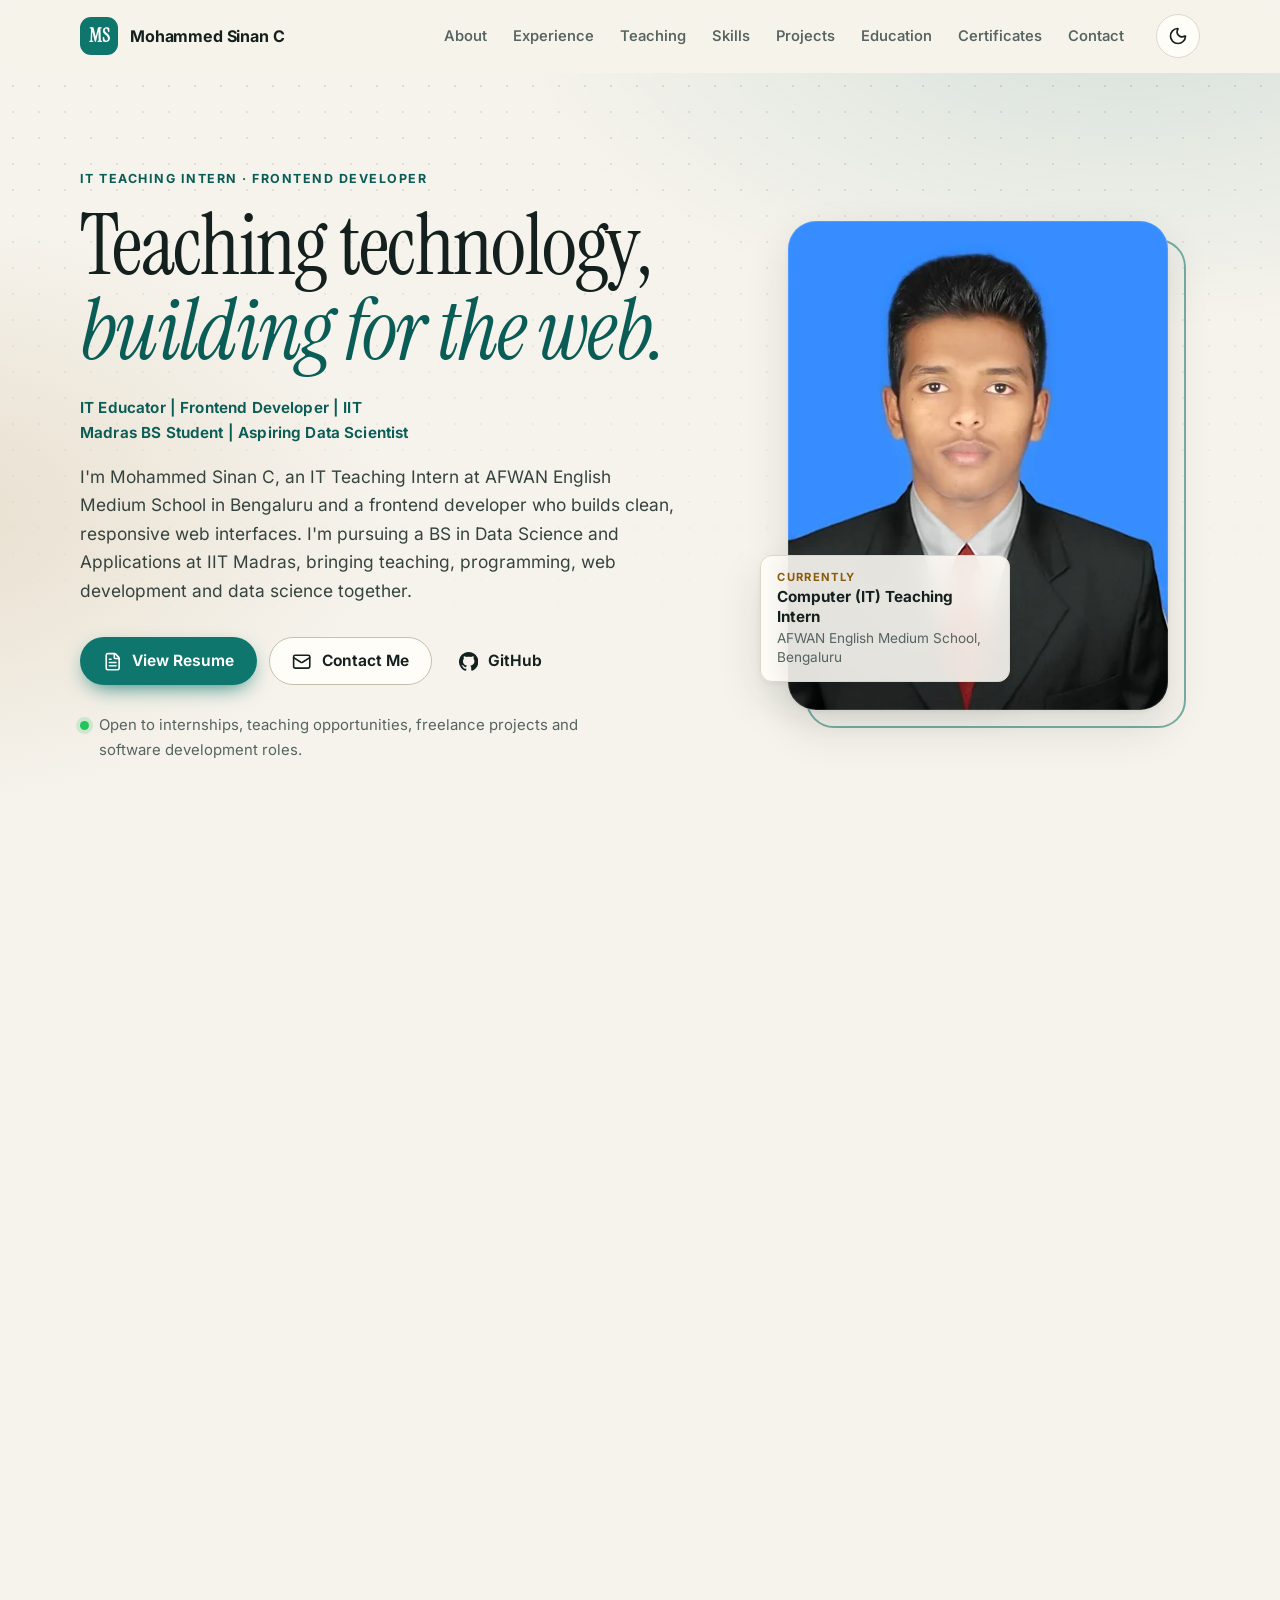
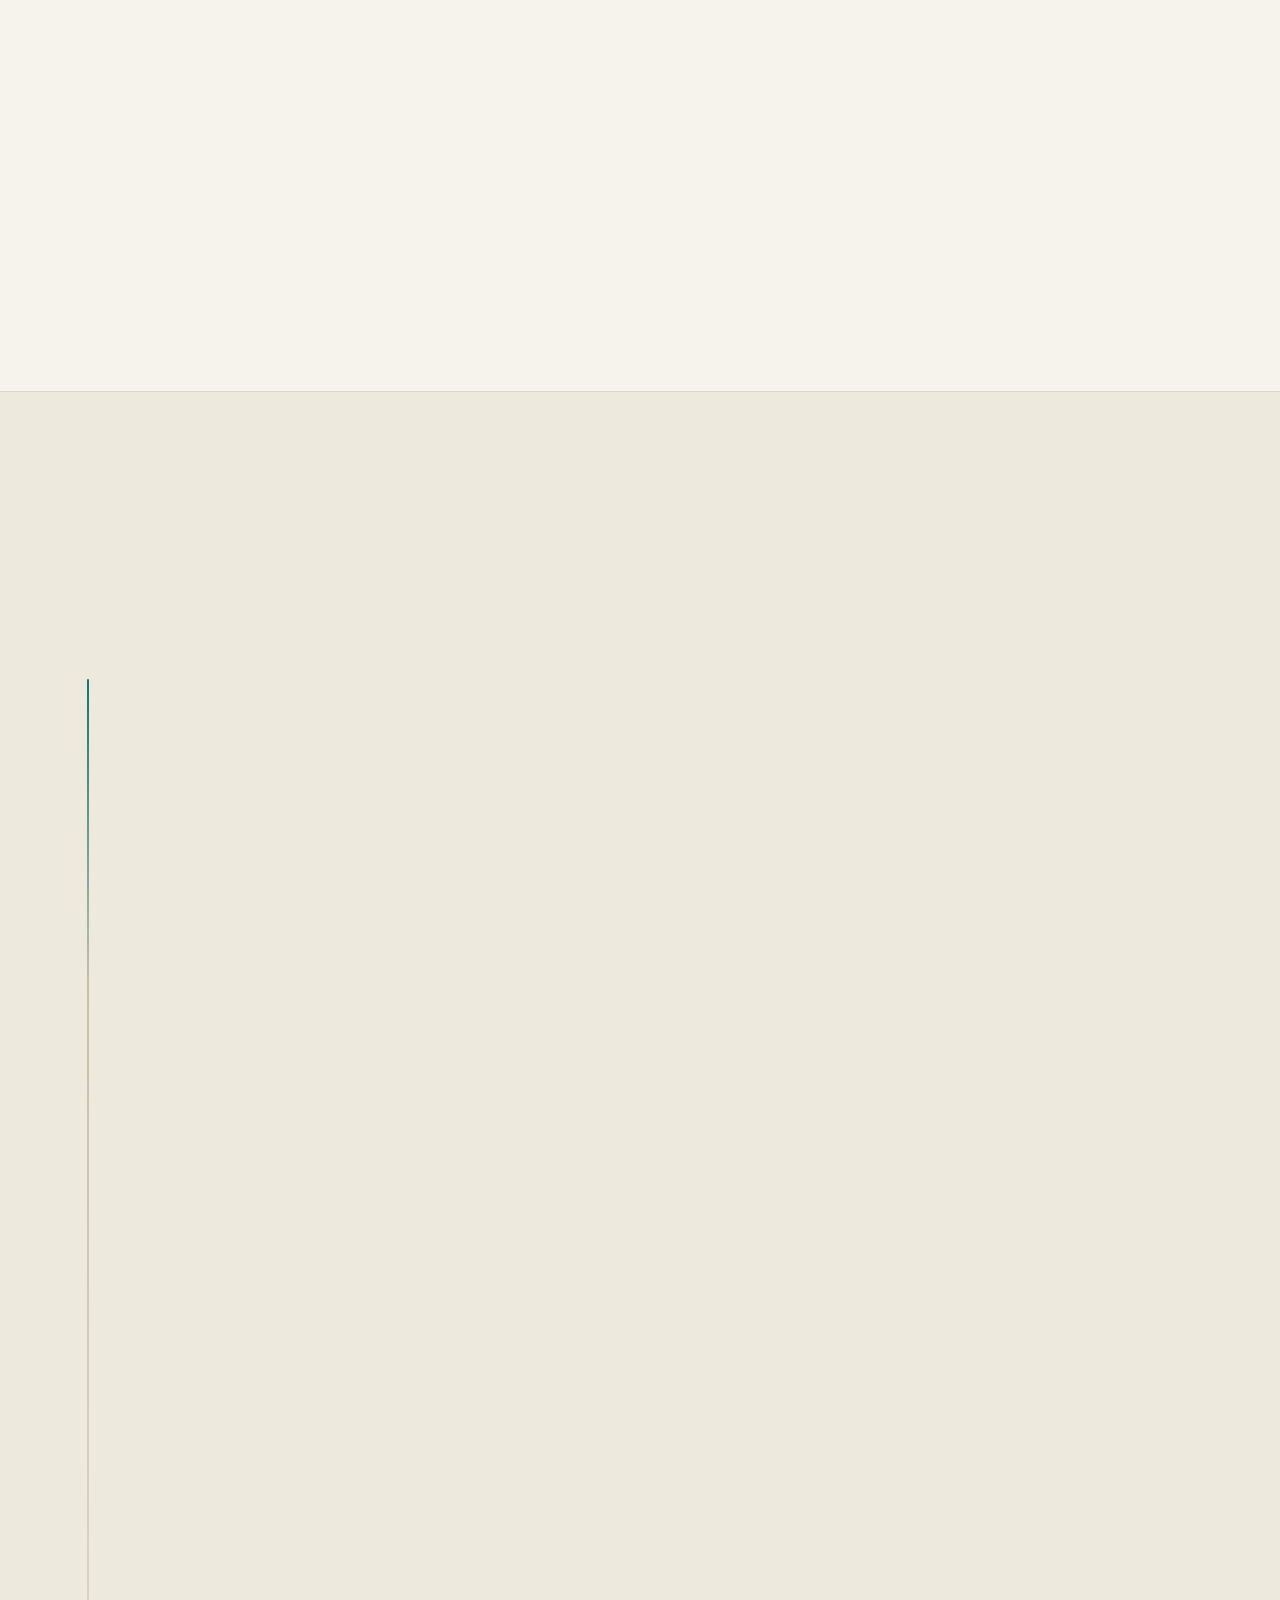
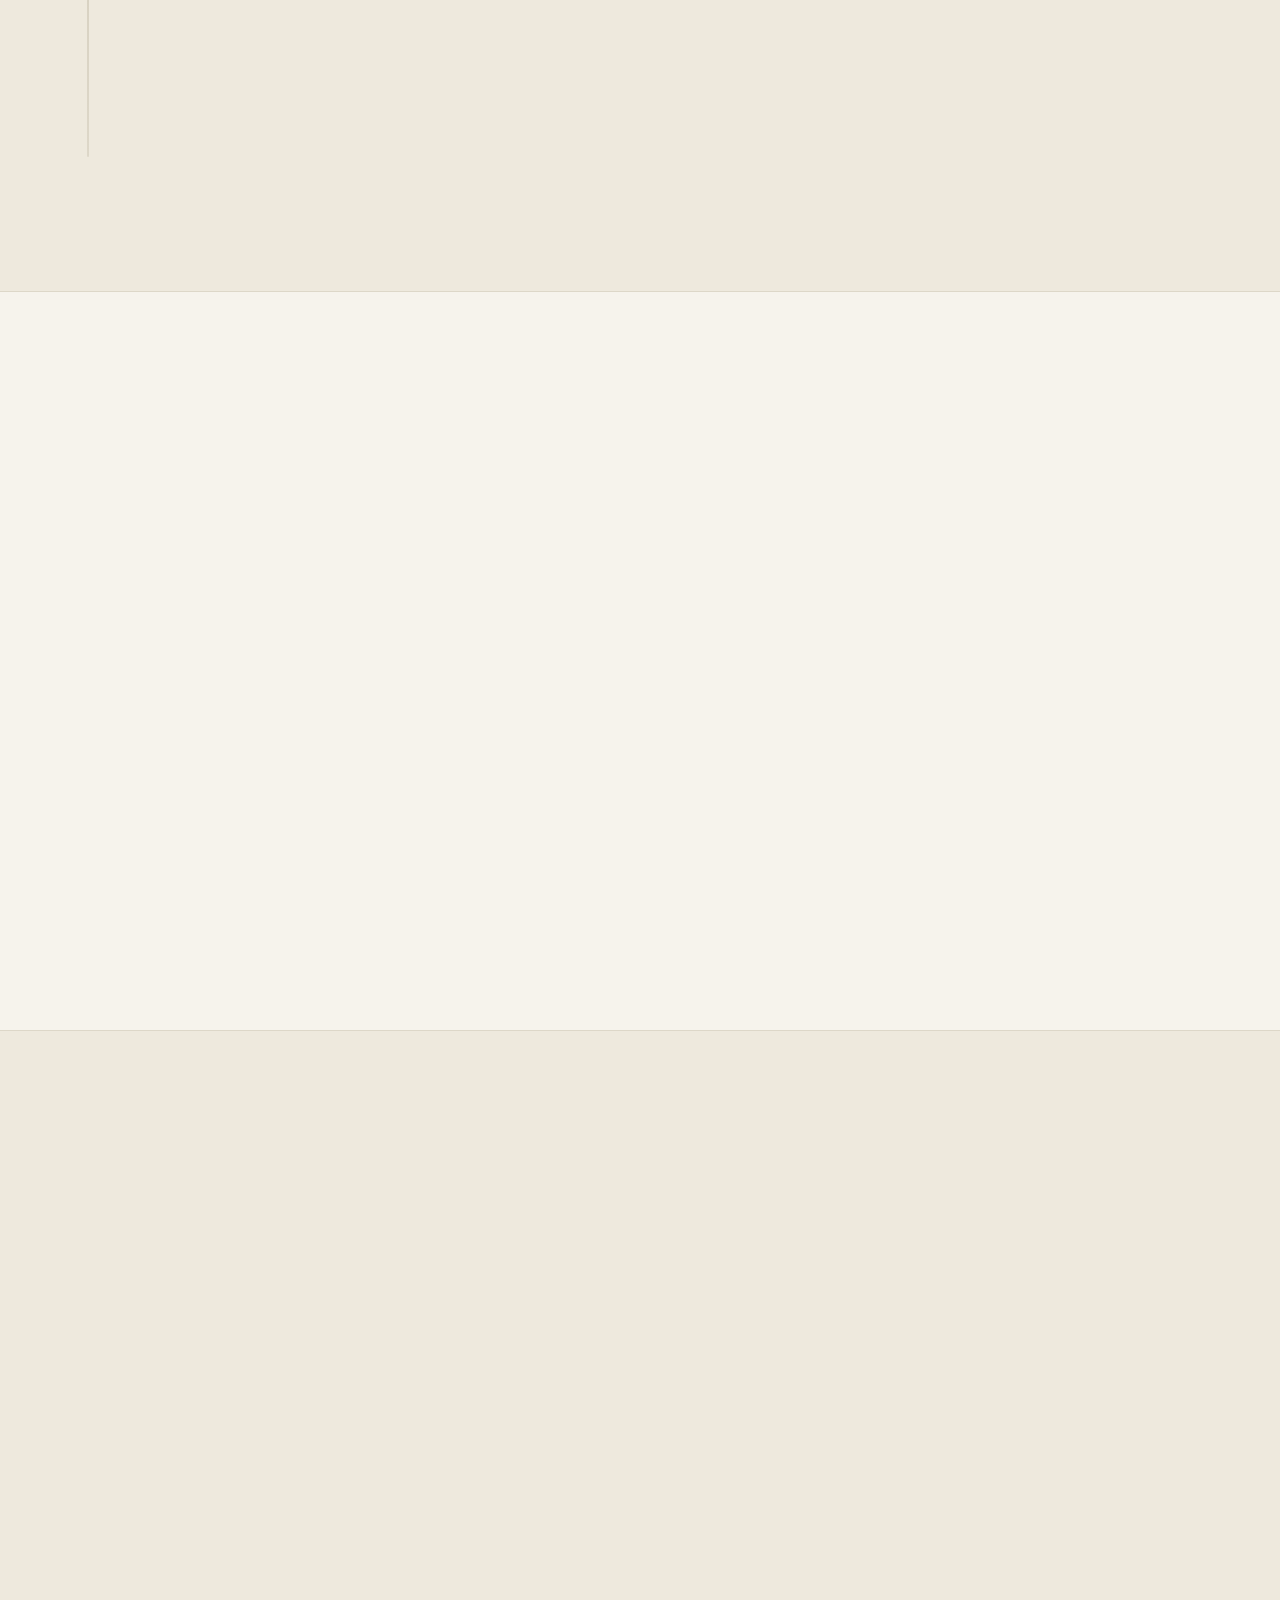
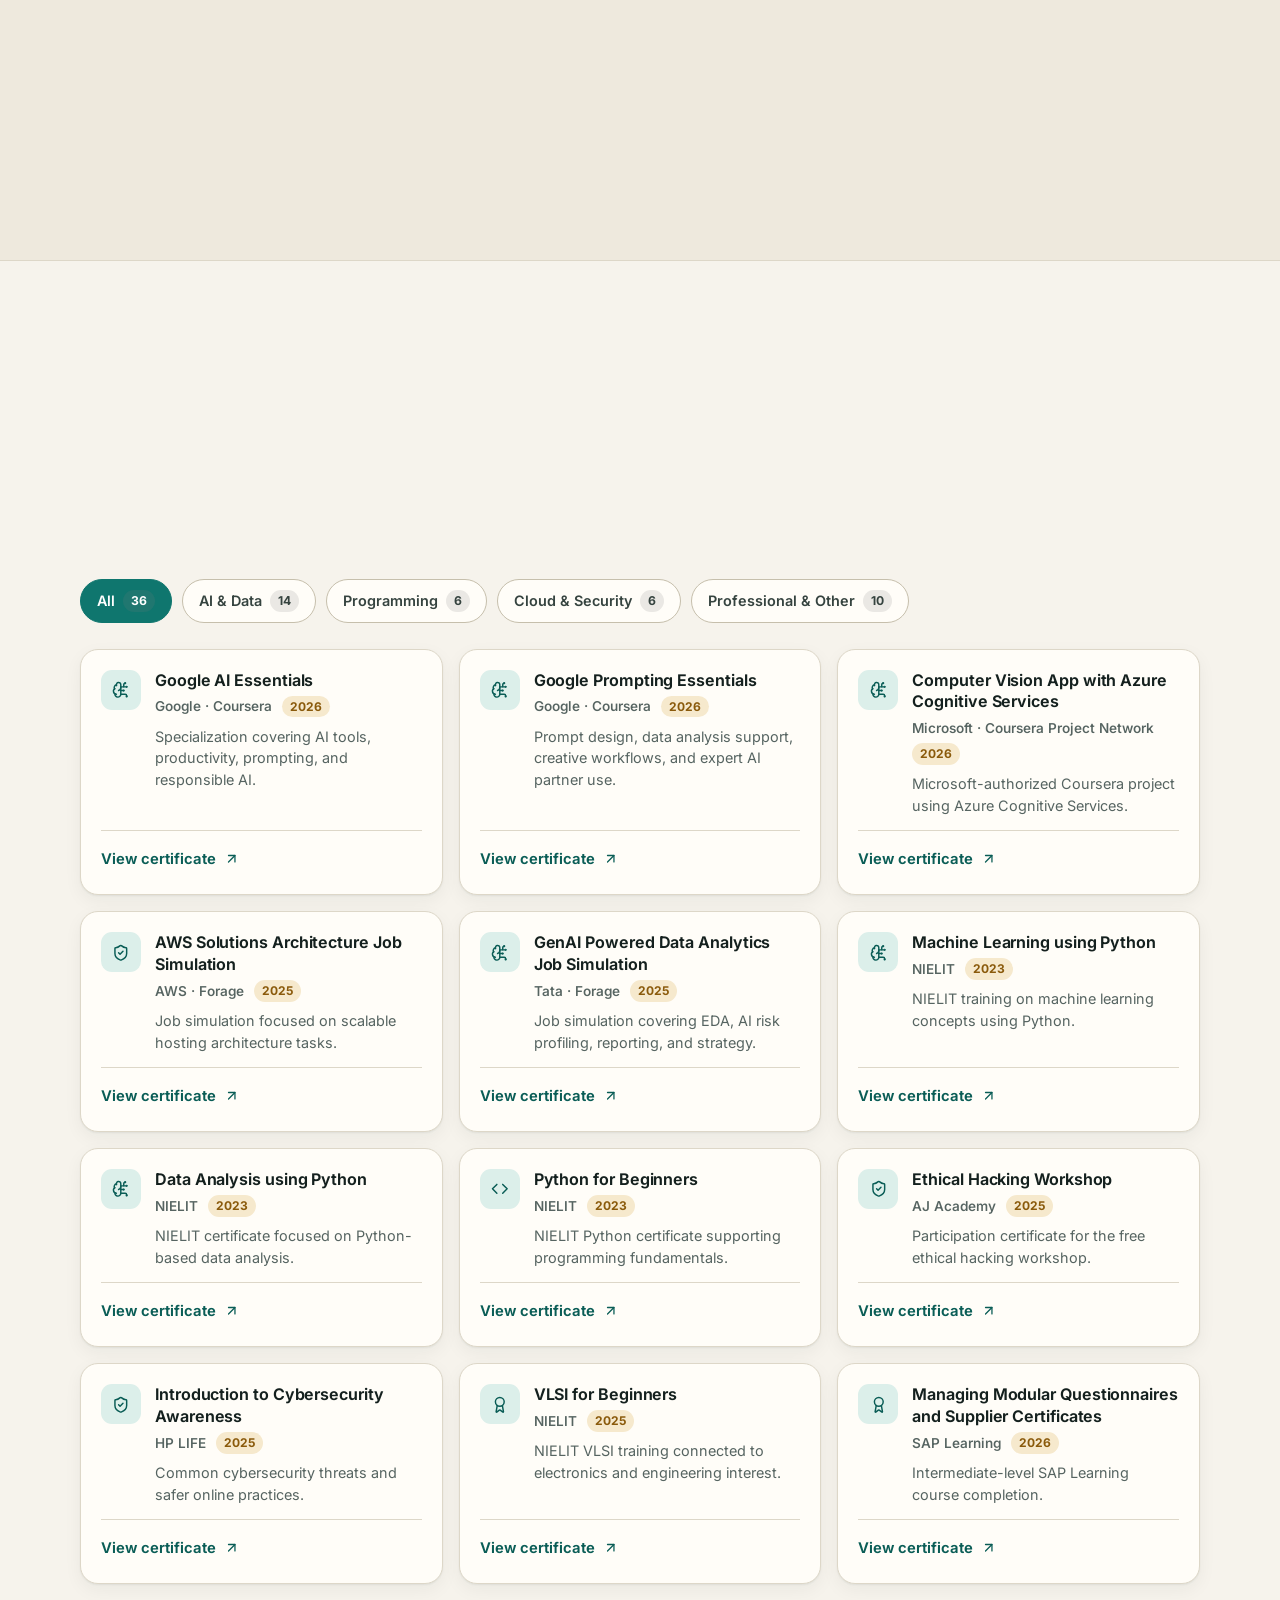
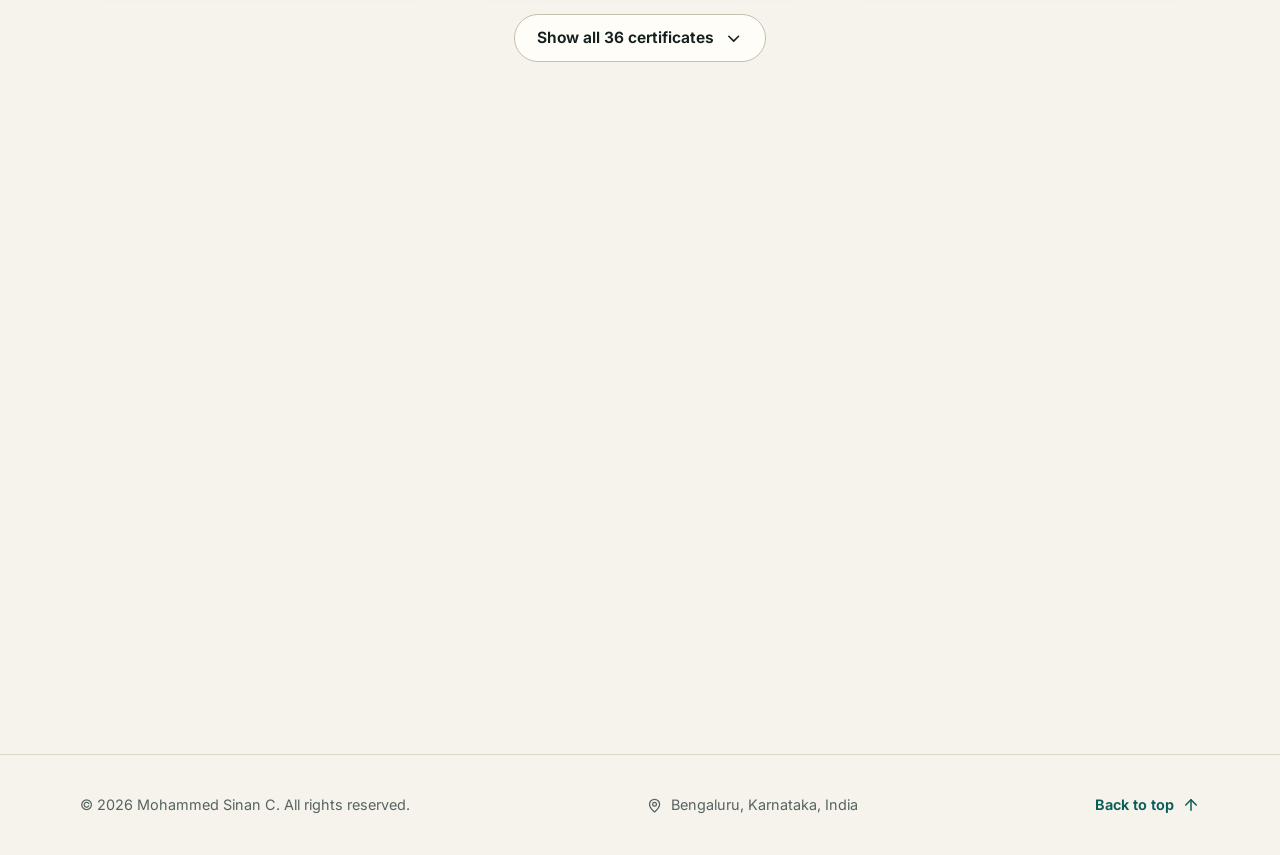
<file: profoilo.htm>
<!DOCTYPE html>
<html lang="en">
<head>
    <meta charset="UTF-8">
    <meta http-equiv="refresh" content="0; url=index.html">
    <meta name="viewport" content="width=device-width, initial-scale=1.0">
    <title>Mohammed Sinan C | Portfolio</title>
</head>
<body>
    <p><a href="index.html">Open portfolio</a></p>
</body>
</html>
</file>
<file: styles.css>
/* ==========================================================================
   Mohammed Sinan C - Portfolio
   Structure: 1 Fonts & tokens - 2 Base - 3 Layout & utilities - 4 Header
              5 Hero - 6 Sections - 7 Cards & components - 8 Certificates
              9 Contact & footer - 10 Motion - 11 Responsive
   ========================================================================== */

/* 1. FONTS & TOKENS ------------------------------------------------------- */
@font-face {
    font-family: "Inter Variable";
    src: url("assets/fonts/inter-latin-wght-normal.woff2") format("woff2");
    font-weight: 100 900;
    font-style: normal;
    font-display: swap;
}

@font-face {
    font-family: "Instrument Serif";
    src: url("assets/fonts/instrument-serif-latin-400-normal.woff2") format("woff2");
    font-weight: 400;
    font-style: normal;
    font-display: swap;
}

@font-face {
    font-family: "Instrument Serif";
    src: url("assets/fonts/instrument-serif-latin-400-italic.woff2") format("woff2");
    font-weight: 400;
    font-style: italic;
    font-display: swap;
}

:root {
    --font-sans: "Inter Variable", system-ui, -apple-system, "Segoe UI", Roboto, Arial, sans-serif;
    --font-display: "Instrument Serif", Georgia, "Times New Roman", serif;

    --bg: #f6f3ec;
    --bg-alt: #eee9dd;
    --surface: #fffdf8;
    --surface-2: #f4f0e6;
    --ink: #14201e;
    --ink-soft: #35433f;
    --muted: #566461;
    --line: #ddd7c8;
    --line-strong: #c6bfac;

    --accent: #0f766e;
    --accent-ink: #0a5d56;
    --accent-soft: #dcefea;
    --on-accent: #ffffff;
    --gold: #8a5a0b;
    --gold-soft: #f6e9cd;

    --shadow-sm: 0 1px 2px rgba(20, 32, 30, 0.06), 0 6px 18px rgba(20, 32, 30, 0.05);
    --shadow-md: 0 2px 4px rgba(20, 32, 30, 0.05), 0 18px 44px rgba(20, 32, 30, 0.12);
    --glow: rgba(15, 118, 110, 0.14);

    --radius: 18px;
    --radius-sm: 12px;
    --header-h: 72px;
    --gutter: clamp(18px, 4vw, 32px);
    --ease: cubic-bezier(0.22, 0.61, 0.36, 1);

    color-scheme: light;
}

[data-theme="dark"] {
    --bg: #0b1312;
    --bg-alt: #0e1917;
    --surface: #111e1c;
    --surface-2: #162624;
    --ink: #e8f0ee;
    --ink-soft: #c5d2cf;
    --muted: #9aaca8;
    --line: #223432;
    --line-strong: #314946;

    --accent: #2dd4bf;
    --accent-ink: #5eead4;
    --accent-soft: rgba(45, 212, 191, 0.12);
    --on-accent: #04201c;
    --gold: #e6b64d;
    --gold-soft: rgba(230, 182, 77, 0.13);

    --shadow-sm: 0 1px 2px rgba(0, 0, 0, 0.4), 0 6px 18px rgba(0, 0, 0, 0.25);
    --shadow-md: 0 2px 4px rgba(0, 0, 0, 0.4), 0 22px 50px rgba(0, 0, 0, 0.45);
    --glow: rgba(45, 212, 191, 0.16);

    color-scheme: dark;
}

/* No-JS fallback: follow the system preference when no theme attribute is set. */
@media (prefers-color-scheme: dark) {
    :root:not([data-theme]) {
        --bg: #0b1312;
        --bg-alt: #0e1917;
        --surface: #111e1c;
        --surface-2: #162624;
        --ink: #e8f0ee;
        --ink-soft: #c5d2cf;
        --muted: #9aaca8;
        --line: #223432;
        --line-strong: #314946;
        --accent: #2dd4bf;
        --accent-ink: #5eead4;
        --accent-soft: rgba(45, 212, 191, 0.12);
        --on-accent: #04201c;
        --gold: #e6b64d;
        --gold-soft: rgba(230, 182, 77, 0.13);
        --glow: rgba(45, 212, 191, 0.16);
        color-scheme: dark;
    }
}

/* 2. BASE ----------------------------------------------------------------- */
*,
*::before,
*::after {
    box-sizing: border-box;
}

html {
    scroll-behavior: smooth;
    scroll-padding-top: calc(var(--header-h) + 12px);
    -webkit-text-size-adjust: 100%;
    text-size-adjust: 100%;
}

body {
    margin: 0;
    font-family: var(--font-sans);
    font-size: 1rem;
    line-height: 1.65;
    color: var(--ink);
    background: var(--bg);
    -webkit-font-smoothing: antialiased;
    text-rendering: optimizeLegibility;
    transition: background-color 0.3s var(--ease), color 0.3s var(--ease);
}

img,
svg {
    display: block;
    max-width: 100%;
}

a {
    color: inherit;
}

h1,
h2,
h3,
p,
dd,
dt,
figure {
    margin: 0;
}

h1,
h2,
h3 {
    overflow-wrap: break-word;
}

ul,
ol {
    margin: 0;
    padding: 0;
    list-style: none;
}

button {
    font: inherit;
    color: inherit;
}

:focus-visible {
    outline: 3px solid var(--accent);
    outline-offset: 3px;
    border-radius: 6px;
}

::selection {
    background: var(--accent);
    color: var(--on-accent);
}

/* 3. LAYOUT & UTILITIES --------------------------------------------------- */
.container {
    width: min(1120px, 100% - (var(--gutter) * 2));
    margin-inline: auto;
}

.sr-only {
    position: absolute;
    width: 1px;
    height: 1px;
    margin: -1px;
    padding: 0;
    overflow: hidden;
    clip: rect(0, 0, 0, 0);
    white-space: nowrap;
    border: 0;
}

.skip-link {
    position: fixed;
    top: 12px;
    left: 12px;
    z-index: 100;
    padding: 12px 18px;
    background: var(--accent);
    color: var(--on-accent);
    font-weight: 700;
    border-radius: var(--radius-sm);
    text-decoration: none;
    transform: translateY(-160%);
    transition: transform 0.2s var(--ease);
}

.skip-link:focus {
    transform: translateY(0);
}

.icon {
    width: 1.25em;
    height: 1.25em;
    flex: none;
    fill: none;
    stroke: currentColor;
    stroke-width: 2;
    stroke-linecap: round;
    stroke-linejoin: round;
}

.icon-fill {
    fill: currentColor;
    stroke: none;
}

.section {
    padding-block: clamp(72px, 10vw, 120px);
}

.section--alt {
    background: var(--bg-alt);
    border-block: 1px solid var(--line);
}

.section-head {
    max-width: 720px;
    margin-bottom: clamp(32px, 5vw, 52px);
}

.section-lead {
    margin-top: 16px;
    color: var(--muted);
    font-size: 1.08rem;
}

.eyebrow {
    display: inline-flex;
    align-items: center;
    gap: 10px;
    margin-bottom: 14px;
    color: var(--accent-ink);
    font-size: 0.78rem;
    font-weight: 700;
    letter-spacing: 0.12em;
    text-transform: uppercase;
}

.hero .eyebrow {
    display: block;
    line-height: 1.6;
}

.section-head .eyebrow::before {
    content: "";
    width: 28px;
    height: 2px;
    background: var(--accent);
    border-radius: 2px;
}

h2 {
    font-family: var(--font-display);
    font-weight: 400;
    font-size: clamp(2.1rem, 4.6vw, 3.4rem);
    line-height: 1.08;
    letter-spacing: -0.01em;
}

h2 em,
h1 em {
    font-style: italic;
    color: var(--accent-ink);
}

h3 {
    font-size: 1.1rem;
    line-height: 1.35;
    font-weight: 650;
    letter-spacing: -0.005em;
}

/* 4. HEADER --------------------------------------------------------------- */
.site-header {
    position: sticky;
    top: 0;
    z-index: 50;
    background: color-mix(in srgb, var(--bg) 82%, transparent);
    -webkit-backdrop-filter: saturate(160%) blur(16px);
    backdrop-filter: saturate(160%) blur(16px);
    border-bottom: 1px solid transparent;
    transition: border-color 0.25s var(--ease), box-shadow 0.25s var(--ease);
}

.site-header.is-scrolled {
    border-bottom-color: var(--line);
    box-shadow: 0 8px 30px rgba(0, 0, 0, 0.05);
}

.navbar {
    min-height: var(--header-h);
    display: flex;
    align-items: center;
    justify-content: space-between;
    gap: 20px;
}

.brand {
    display: inline-flex;
    align-items: center;
    gap: 12px;
    text-decoration: none;
    font-weight: 700;
    letter-spacing: -0.01em;
}

.brand-mark {
    display: grid;
    place-items: center;
    width: 38px;
    height: 38px;
    border-radius: 11px;
    background: var(--accent);
    color: var(--on-accent);
    font-family: var(--font-display);
    font-size: 1.2rem;
    letter-spacing: 0;
}

.nav-panel {
    margin-left: auto;
}

.nav-links {
    display: flex;
    align-items: center;
    gap: 2px;
}

.nav-links a {
    display: block;
    padding: 9px 12px;
    border-radius: 999px;
    color: var(--muted);
    font-size: 0.92rem;
    font-weight: 560;
    text-decoration: none;
    transition: color 0.2s var(--ease), background-color 0.2s var(--ease);
}

.nav-links a:hover {
    color: var(--ink);
    background: var(--surface-2);
}

.nav-links a[aria-current="true"] {
    color: var(--accent-ink);
    background: var(--accent-soft);
}

.nav-actions {
    display: flex;
    align-items: center;
    gap: 8px;
}

.icon-btn {
    display: inline-grid;
    place-items: center;
    width: 44px;
    height: 44px;
    padding: 0;
    border: 1px solid var(--line);
    border-radius: 50%;
    background: var(--surface);
    color: var(--ink);
    cursor: pointer;
    transition: border-color 0.2s var(--ease), background-color 0.2s var(--ease), transform 0.2s var(--ease);
}

.icon-btn:hover {
    border-color: var(--accent);
    background: var(--accent-soft);
}

.icon-btn:active {
    transform: scale(0.94);
}

.theme-icon,
.menu-icon {
    display: grid;
    place-items: center;
    grid-area: 1 / 1;
    transition: opacity 0.2s var(--ease), transform 0.3s var(--ease);
}

/* Icon shows the theme you will switch TO. */
.theme-icon--sun,
[data-theme="dark"] .theme-icon--moon {
    opacity: 0;
    transform: rotate(-60deg) scale(0.6);
}

[data-theme="dark"] .theme-icon--sun {
    opacity: 1;
    transform: none;
}

.menu-toggle {
    display: none;
}

.menu-icon--close {
    opacity: 0;
    transform: rotate(-60deg) scale(0.6);
}

.menu-toggle[aria-expanded="true"] .menu-icon--open {
    opacity: 0;
    transform: rotate(60deg) scale(0.6);
}

.menu-toggle[aria-expanded="true"] .menu-icon--close {
    opacity: 1;
    transform: none;
}

.scroll-progress {
    position: fixed;
    inset: 0 auto auto 0;
    z-index: 60;
    width: 100%;
    height: 3px;
    background: linear-gradient(90deg, var(--accent), var(--gold));
    transform: scaleX(0);
    transform-origin: left;
    pointer-events: none;
}

/* 5. HERO ----------------------------------------------------------------- */
.hero {
    position: relative;
    overflow: hidden;
    padding-block: clamp(48px, 8vw, 96px) clamp(64px, 9vw, 112px);
    background:
        radial-gradient(900px 480px at 88% -10%, var(--glow), transparent 70%),
        radial-gradient(700px 420px at -8% 55%, color-mix(in srgb, var(--gold) 14%, transparent), transparent 70%);
}

.hero::before {
    content: "";
    position: absolute;
    inset: 0;
    background-image: radial-gradient(color-mix(in srgb, var(--ink) 11%, transparent) 1px, transparent 1px);
    background-size: 26px 26px;
    -webkit-mask-image: linear-gradient(to bottom, #000, transparent 75%);
    mask-image: linear-gradient(to bottom, #000, transparent 75%);
    pointer-events: none;
}

.hero-grid {
    position: relative;
    display: grid;
    grid-template-columns: minmax(0, 1.15fr) minmax(0, 0.85fr);
    align-items: center;
    gap: clamp(36px, 6vw, 80px);
}

.hero h1 {
    font-family: var(--font-display);
    font-weight: 400;
    font-size: clamp(2.8rem, 7vw, 5.3rem);
    line-height: 1;
    letter-spacing: -0.02em;
    text-wrap: balance;
}

.hero-role-line {
    margin-top: 22px;
    color: var(--accent-ink);
    font-size: 0.95rem;
    font-weight: 650;
    letter-spacing: 0.01em;
    text-wrap: balance;
}

.hero-text {
    max-width: 62ch;
    margin-top: 18px;
    color: var(--ink-soft);
    font-size: 1.08rem;
}

.hero-actions {
    display: flex;
    flex-wrap: wrap;
    gap: 12px;
    margin-top: 32px;
}

.hero-open {
    display: flex;
    align-items: flex-start;
    gap: 10px;
    max-width: 56ch;
    margin-top: 28px;
    color: var(--muted);
    font-size: 0.93rem;
}

.dot {
    flex: none;
    width: 9px;
    height: 9px;
    margin-top: 0.5em;
    border-radius: 50%;
    background: #22c55e;
    box-shadow: 0 0 0 4px rgba(34, 197, 94, 0.18);
}

.portrait {
    position: relative;
    justify-self: center;
    width: min(100%, 380px);
}

.portrait-frame {
    position: relative;
    isolation: isolate;
    border-radius: 28px;
}

.portrait-frame::before {
    content: "";
    position: absolute;
    inset: 18px -18px -18px 18px;
    z-index: -1;
    border: 2px solid var(--accent);
    border-radius: 28px;
    opacity: 0.55;
}

.portrait-frame::after {
    content: "";
    position: absolute;
    inset: 0;
    border-radius: 28px;
    box-shadow: inset 0 0 0 1px rgba(255, 255, 255, 0.12);
    pointer-events: none;
}

.portrait img {
    width: 100%;
    height: auto;
    aspect-ratio: 413 / 531;
    object-fit: cover;
    object-position: center top;
    border-radius: 28px;
    background: var(--surface-2);
    box-shadow: var(--shadow-md);
}

.portrait-card {
    position: absolute;
    left: -28px;
    bottom: 28px;
    display: grid;
    gap: 2px;
    max-width: 250px;
    padding: 14px 16px;
    background: color-mix(in srgb, var(--surface) 88%, transparent);
    -webkit-backdrop-filter: blur(12px);
    backdrop-filter: blur(12px);
    border: 1px solid var(--line);
    border-radius: var(--radius-sm);
    box-shadow: var(--shadow-md);
    font-size: 0.85rem;
    color: var(--muted);
    line-height: 1.4;
}

.portrait-card strong {
    color: var(--ink);
    font-size: 0.95rem;
    line-height: 1.3;
}

.portrait-card-label {
    color: var(--gold);
    font-size: 0.7rem;
    font-weight: 700;
    letter-spacing: 0.12em;
    text-transform: uppercase;
}

/* Buttons */
.btn {
    display: inline-flex;
    align-items: center;
    justify-content: center;
    gap: 10px;
    min-height: 48px;
    padding: 0 22px;
    border: 1px solid transparent;
    border-radius: 999px;
    font: inherit;
    font-size: 0.97rem;
    font-weight: 650;
    text-decoration: none;
    cursor: pointer;
    transition: transform 0.2s var(--ease), background-color 0.2s var(--ease), border-color 0.2s var(--ease), box-shadow 0.2s var(--ease), color 0.2s var(--ease);
}

.btn:hover {
    transform: translateY(-2px);
}

.btn:active {
    transform: translateY(0);
}

.btn-primary {
    background: var(--accent);
    color: var(--on-accent);
    box-shadow: 0 8px 22px -8px var(--accent);
}

.btn-primary:hover {
    background: var(--accent-ink);
    color: var(--on-accent);
}

[data-theme="dark"] .btn-primary:hover {
    background: #5eead4;
}

.btn-secondary {
    background: var(--surface);
    border-color: var(--line-strong);
    color: var(--ink);
}

.btn-secondary:hover {
    border-color: var(--accent);
    background: var(--accent-soft);
}

.btn-ghost {
    background: transparent;
    border-color: transparent;
    color: var(--ink);
    padding-inline: 14px;
}

.btn-ghost:hover {
    background: var(--surface-2);
}

/* 6. SECTIONS ------------------------------------------------------------- */
.about-grid {
    display: grid;
    grid-template-columns: minmax(0, 1fr) minmax(0, 1fr);
    gap: clamp(32px, 6vw, 72px);
    align-items: start;
}

.about-copy {
    display: grid;
    gap: 18px;
    color: var(--ink-soft);
    font-size: 1.05rem;
}

.facts {
    display: grid;
    gap: 0;
    margin-top: 10px;
    border-top: 1px solid var(--line);
}

.facts > div {
    display: grid;
    grid-template-columns: 120px 1fr;
    gap: 16px;
    padding: 16px 0;
    border-bottom: 1px solid var(--line);
}

.facts dt {
    color: var(--muted);
    font-size: 0.85rem;
    font-weight: 650;
    letter-spacing: 0.02em;
}

.facts dd {
    color: var(--ink);
    font-size: 0.98rem;
    font-weight: 520;
}

.interest-grid {
    display: grid;
    grid-template-columns: repeat(2, minmax(0, 1fr));
    gap: 16px;
}

.interest--wide {
    grid-column: 1 / -1;
}

/* Timeline */
.timeline {
    position: relative;
    display: grid;
    gap: 22px;
    padding-left: 36px;
}

.timeline::before {
    content: "";
    position: absolute;
    left: 7px;
    top: 14px;
    bottom: 14px;
    width: 2px;
    background: linear-gradient(to bottom, var(--accent), var(--line-strong) 28%, var(--line));
    border-radius: 2px;
}

.timeline-item {
    position: relative;
}

.timeline-dot {
    position: absolute;
    left: -36px;
    top: 26px;
    width: 16px;
    height: 16px;
    border: 3px solid var(--accent);
    border-radius: 50%;
    background: var(--bg-alt);
}

.timeline-item--current .timeline-dot {
    background: var(--accent);
}

.timeline-card {
    padding: clamp(20px, 3vw, 30px);
}

.timeline-item--current .timeline-card {
    border-color: color-mix(in srgb, var(--accent) 55%, var(--line));
    background:
        linear-gradient(135deg, color-mix(in srgb, var(--accent) 9%, transparent), transparent 55%),
        var(--surface);
}

.timeline-meta {
    display: flex;
    flex-wrap: wrap;
    align-items: center;
    gap: 10px 14px;
    margin-bottom: 10px;
}

.timeline-date {
    color: var(--gold);
    font-size: 0.85rem;
    font-weight: 700;
    letter-spacing: 0.03em;
}

.timeline-card h3 {
    font-size: 1.28rem;
}

.timeline-place {
    display: flex;
    align-items: center;
    gap: 8px;
    margin: 6px 0 16px;
    color: var(--muted);
    font-size: 0.95rem;
    font-weight: 560;
}

.timeline-place .icon {
    width: 1.05em;
    height: 1.05em;
    color: var(--accent);
}

.bullets {
    display: grid;
    gap: 9px;
    color: var(--ink-soft);
}

.bullets li {
    position: relative;
    padding-left: 22px;
}

.bullets li::before {
    content: "";
    position: absolute;
    left: 2px;
    top: 0.72em;
    width: 7px;
    height: 7px;
    border-radius: 50%;
    background: var(--accent);
    opacity: 0.75;
}

.badge {
    display: inline-flex;
    align-items: center;
    gap: 8px;
    padding: 5px 12px;
    border-radius: 999px;
    font-size: 0.78rem;
    font-weight: 700;
    letter-spacing: 0.02em;
    line-height: 1.4;
}

.badge--live {
    background: rgba(34, 197, 94, 0.14);
    color: #146c36;
    border: 1px solid rgba(34, 197, 94, 0.35);
}

[data-theme="dark"] .badge--live {
    color: #6ee7a0;
}

.badge-dot {
    width: 8px;
    height: 8px;
    border-radius: 50%;
    background: #22c55e;
}

.badge--soft {
    margin-left: 6px;
    background: var(--accent-soft);
    color: var(--accent-ink);
}

/* Teaching */
.teach-grid,
.skills-grid {
    display: grid;
    gap: 16px;
}

.teach-grid {
    grid-template-columns: repeat(4, minmax(0, 1fr));
}

.skills-grid {
    grid-template-columns: repeat(4, minmax(0, 1fr));
}

/* Projects */
.project-grid {
    display: grid;
    grid-template-columns: repeat(3, minmax(0, 1fr));
    gap: 18px;
}

.project {
    display: flex;
    flex-direction: column;
}

.project-no {
    margin-bottom: 14px;
    color: var(--gold);
    font-family: var(--font-display);
    font-size: 2rem;
    line-height: 1;
}

.project h3 {
    margin-bottom: 10px;
    font-size: 1.2rem;
}

.project p {
    color: var(--muted);
}

.project .chips {
    margin-top: 18px;
}

.text-link {
    display: inline-flex;
    align-items: center;
    gap: 9px;
    min-height: 44px;
    margin-top: auto;
    padding-top: 18px;
    color: var(--accent-ink);
    font-weight: 650;
    text-decoration: none;
}

.text-link .icon:last-child {
    width: 1.05em;
    height: 1.05em;
    transition: transform 0.2s var(--ease);
}

.text-link:hover span {
    text-decoration: underline;
    text-underline-offset: 4px;
}

.text-link:hover .icon:last-child {
    transform: translate(2px, -2px);
}

.more-line {
    margin-top: 28px;
    color: var(--muted);
}

.more-line a {
    color: var(--accent-ink);
    font-weight: 650;
    text-underline-offset: 4px;
}

/* Education */
.edu-grid {
    display: grid;
    grid-template-columns: repeat(2, minmax(0, 1fr));
    gap: 18px;
}

.edu {
    display: flex;
    align-items: flex-start;
    gap: 18px;
}

.edu-date {
    margin-bottom: 6px;
    color: var(--gold);
    font-size: 0.85rem;
    font-weight: 700;
    letter-spacing: 0.03em;
}

.edu h3 {
    font-size: 1.2rem;
}

.edu-school {
    margin-top: 4px;
    color: var(--muted);
    font-weight: 560;
}

/* 7. CARDS & COMPONENTS --------------------------------------------------- */
.card {
    position: relative;
    padding: clamp(20px, 2.6vw, 26px);
    background: var(--surface);
    border: 1px solid var(--line);
    border-radius: var(--radius);
    box-shadow: var(--shadow-sm);
    transition: transform 0.3s var(--ease), border-color 0.3s var(--ease), box-shadow 0.3s var(--ease), background-color 0.3s var(--ease);
}

/* Cursor spotlight (set by script.js) */
.card::after {
    content: "";
    position: absolute;
    inset: 0;
    border-radius: inherit;
    background: radial-gradient(260px circle at var(--mx, 50%) var(--my, 0%), var(--glow), transparent 70%);
    opacity: 0;
    transition: opacity 0.3s var(--ease);
    pointer-events: none;
}

@media (hover: hover) {
    .card:hover {
        transform: translateY(-4px);
        border-color: color-mix(in srgb, var(--accent) 50%, var(--line));
        box-shadow: var(--shadow-md);
    }

    .card:hover::after {
        opacity: 1;
    }

    .timeline-card:hover {
        transform: none;
    }
}

.icon-tile {
    display: inline-grid;
    place-items: center;
    width: 46px;
    height: 46px;
    flex: none;
    margin-bottom: 16px;
    border-radius: 13px;
    background: var(--accent-soft);
    color: var(--accent-ink);
    font-size: 1.3rem;
}

.icon-tile .icon {
    width: 1em;
    height: 1em;
}

.edu .icon-tile,
.contact-list .icon-tile {
    margin-bottom: 0;
}

.icon-tile--sm {
    width: 40px;
    height: 40px;
    margin-bottom: 0;
    border-radius: 11px;
    font-size: 1.1rem;
}

.interest h3,
.teach h3,
.skill h3 {
    margin-bottom: 8px;
}

.interest p,
.teach p {
    color: var(--muted);
    font-size: 0.95rem;
}

.skill h3 {
    margin-bottom: 14px;
}

.chips {
    display: flex;
    flex-wrap: wrap;
    gap: 8px;
}

.chips li {
    padding: 5px 12px;
    background: var(--surface-2);
    border: 1px solid var(--line);
    border-radius: 999px;
    color: var(--ink-soft);
    font-size: 0.84rem;
    font-weight: 580;
    line-height: 1.5;
}

/* 8. CERTIFICATES --------------------------------------------------------- */
.filters,
.cert-more {
    display: none;
}

.js .filters {
    display: flex;
    flex-wrap: wrap;
    gap: 10px;
    margin-bottom: 26px;
}

.js .cert-more {
    display: flex;
    justify-content: center;
    margin-top: 30px;
}

.cert-more[hidden] {
    display: none;
}

.cert-more .icon {
    transition: transform 0.25s var(--ease);
}

.cert-more [aria-expanded="true"] .icon {
    transform: rotate(180deg);
}

.chip {
    display: inline-flex;
    align-items: center;
    gap: 8px;
    min-height: 44px;
    padding: 0 16px;
    background: var(--surface);
    border: 1px solid var(--line-strong);
    border-radius: 999px;
    color: var(--ink-soft);
    font-size: 0.9rem;
    font-weight: 600;
    cursor: pointer;
    transition: background-color 0.2s var(--ease), border-color 0.2s var(--ease), color 0.2s var(--ease);
}

.chip:hover {
    border-color: var(--accent);
    background: var(--accent-soft);
}

.chip.is-active {
    background: var(--accent);
    border-color: var(--accent);
    color: var(--on-accent);
}

.chip-count {
    padding: 1px 8px;
    border-radius: 999px;
    background: rgba(127, 127, 127, 0.16);
    font-size: 0.76rem;
    font-weight: 700;
}

.cert-grid {
    display: grid;
    grid-template-columns: repeat(3, minmax(0, 1fr));
    gap: 16px;
}

.cert {
    display: grid;
    grid-template-columns: auto 1fr;
    grid-template-columns: auto 1fr;
    grid-template-rows: 1fr auto;
    grid-template-areas:
        "icon body"
        "link link";
    gap: 14px 14px;
    padding: 20px;
}

.cert[hidden] {
    display: none;
}

.cert .icon-tile {
    grid-area: icon;
}

.cert-body {
    grid-area: body;
    min-width: 0;
}

.cert h3 {
    font-size: 1rem;
    line-height: 1.35;
}

.cert-meta {
    display: flex;
    flex-wrap: wrap;
    align-items: center;
    gap: 4px 10px;
    margin-top: 4px;
    color: var(--muted);
    font-size: 0.85rem;
    font-weight: 560;
}

.cert-year {
    padding: 1px 8px;
    border-radius: 999px;
    background: var(--gold-soft);
    color: var(--gold);
    font-size: 0.75rem;
    font-weight: 700;
}

.cert-desc {
    margin-top: 8px;
    color: var(--muted);
    font-size: 0.9rem;
    line-height: 1.5;
}

.cert-link {
    grid-area: link;
    align-self: end;
    display: inline-flex;
    align-items: center;
    gap: 8px;
    min-height: 44px;
    padding-top: 12px;
    border-top: 1px solid var(--line);
    color: var(--accent-ink);
    font-size: 0.92rem;
    font-weight: 650;
    text-decoration: none;
}

.cert-link .icon {
    width: 1.05em;
    height: 1.05em;
    transition: transform 0.2s var(--ease);
}

.cert-link:hover span {
    text-decoration: underline;
    text-underline-offset: 4px;
}

.cert-link:hover .icon {
    transform: translate(2px, -2px);
}

/* 9. CONTACT & FOOTER ----------------------------------------------------- */
.section--contact {
    padding-top: 0;
}

.contact-panel {
    display: grid;
    grid-template-columns: minmax(0, 1.05fr) minmax(0, 0.95fr);
    gap: clamp(28px, 5vw, 64px);
    align-items: center;
    padding: clamp(28px, 5vw, 56px);
    background:
        radial-gradient(600px 300px at 100% 0%, var(--glow), transparent 70%),
        var(--surface);
    border: 1px solid var(--line);
    border-radius: 28px;
    box-shadow: var(--shadow-md);
}

.contact-copy p:not(.eyebrow) {
    margin-top: 18px;
    color: var(--ink-soft);
    font-size: 1.05rem;
}

.contact-copy .eyebrow {
    margin-bottom: 14px;
}

.contact-actions {
    display: flex;
    flex-wrap: wrap;
    gap: 12px;
    margin-top: 28px;
}

.contact-list {
    display: grid;
    gap: 10px;
}

.contact-list a {
    display: flex;
    align-items: center;
    gap: 16px;
    padding: 14px 16px;
    background: var(--bg);
    border: 1px solid var(--line);
    border-radius: var(--radius-sm);
    text-decoration: none;
    transition: border-color 0.2s var(--ease), transform 0.2s var(--ease), background-color 0.2s var(--ease);
}

.contact-list a:hover {
    border-color: var(--accent);
    background: var(--accent-soft);
    transform: translateX(3px);
}

.contact-text {
    display: grid;
    min-width: 0;
}

.contact-label {
    color: var(--muted);
    font-size: 0.78rem;
    font-weight: 650;
    letter-spacing: 0.04em;
    text-transform: uppercase;
}

.contact-value {
    overflow-wrap: anywhere;
    font-weight: 600;
}

.site-footer {
    padding-block: 28px;
    border-top: 1px solid var(--line);
    color: var(--muted);
    font-size: 0.9rem;
}

.footer-inner {
    display: flex;
    flex-wrap: wrap;
    align-items: center;
    justify-content: space-between;
    gap: 12px 24px;
}

.footer-loc {
    display: inline-flex;
    align-items: center;
    gap: 8px;
}

.footer-loc .icon {
    width: 1.05em;
    height: 1.05em;
}

.to-top {
    display: inline-flex;
    align-items: center;
    gap: 8px;
    min-height: 44px;
    color: var(--accent-ink);
    font-weight: 650;
    text-decoration: none;
}

.to-top:hover {
    text-decoration: underline;
    text-underline-offset: 4px;
}

/* 10. MOTION -------------------------------------------------------------- */
@keyframes rise {
    from {
        opacity: 0;
        transform: translateY(18px);
    }

    to {
        opacity: 1;
        transform: none;
    }
}

@keyframes pulse {
    0% {
        box-shadow: 0 0 0 0 rgba(34, 197, 94, 0.55);
    }

    70%,
    100% {
        box-shadow: 0 0 0 9px rgba(34, 197, 94, 0);
    }
}

.hero-in {
    animation: rise 0.7s var(--ease) both;
    animation-delay: var(--d, 0ms);
}

.badge-dot {
    animation: pulse 2.4s ease-out infinite;
}

/* Scroll reveal only activates once script.js has confirmed it is running. */
.reveal-ready [data-reveal] {
    opacity: 0;
    transform: translateY(18px);
    transition: opacity 0.6s var(--ease), transform 0.6s var(--ease);
    transition-delay: var(--d, 0ms);
}

.reveal-ready [data-reveal].is-visible {
    opacity: 1;
    transform: none;
}

/* Cards animate hover transforms too, so give them a combined transition once revealed. */
.reveal-ready .card[data-reveal].is-visible {
    transition: opacity 0.6s var(--ease), transform 0.3s var(--ease), border-color 0.3s var(--ease), box-shadow 0.3s var(--ease), background-color 0.3s var(--ease);
    transition-delay: 0ms;
}

@media (prefers-reduced-motion: reduce) {
    html {
        scroll-behavior: auto;
    }

    *,
    *::before,
    *::after {
        animation: none !important;
        transition-duration: 0.01ms !important;
        transition-delay: 0ms !important;
    }

    .reveal-ready [data-reveal] {
        opacity: 1;
        transform: none;
    }

    .card:hover,
    .btn:hover,
    .contact-list a:hover {
        transform: none;
    }
}

/* 11. RESPONSIVE ---------------------------------------------------------- */
@media (max-width: 1080px) {
    .teach-grid,
    .skills-grid {
        grid-template-columns: repeat(2, minmax(0, 1fr));
    }

    .cert-grid,
    .project-grid {
        grid-template-columns: repeat(2, minmax(0, 1fr));
    }
}

@media (max-width: 980px) {
    .menu-toggle {
        display: inline-grid;
    }

    .nav-panel {
        position: absolute;
        top: calc(var(--header-h) - 4px);
        left: var(--gutter);
        right: var(--gutter);
        margin: 0;
        padding: 10px;
        background: var(--surface);
        border: 1px solid var(--line);
        border-radius: var(--radius);
        box-shadow: var(--shadow-md);
        visibility: hidden;
        opacity: 0;
        transform: translateY(-8px);
        transition: opacity 0.2s var(--ease), transform 0.2s var(--ease), visibility 0s linear 0.2s;
    }

    .nav-panel.is-open {
        visibility: visible;
        opacity: 1;
        transform: none;
        transition-delay: 0s;
    }

    .nav-links {
        flex-direction: column;
        align-items: stretch;
        gap: 2px;
    }

    .nav-links a {
        padding: 14px 16px;
        border-radius: var(--radius-sm);
        font-size: 1rem;
    }

    .nav-actions {
        margin-left: auto;
    }

    .hero-grid,
    .about-grid,
    .contact-panel {
        grid-template-columns: 1fr;
    }

    .portrait {
        order: -1;
        width: min(100%, 300px);
        justify-self: start;
        margin-left: 18px;
    }

    .portrait-card {
        left: auto;
        right: -18px;
        bottom: -22px;
    }

    .hero-copy {
        margin-top: 22px;
    }
}

@media (max-width: 720px) {
    .edu-grid,
    .project-grid,
    .cert-grid,
    .teach-grid,
    .skills-grid,
    .interest-grid {
        grid-template-columns: 1fr;
    }

    .facts > div {
        grid-template-columns: 1fr;
        gap: 4px;
    }

    .hero-actions .btn,
    .contact-actions .btn {
        flex: 1 1 100%;
    }

    .hero-actions .btn-ghost {
        border-color: var(--line-strong);
    }

    .brand-name {
        font-size: 0.95rem;
    }

    .timeline {
        padding-left: 30px;
    }

    .timeline-dot {
        left: -30px;
    }

    .timeline::before {
        left: 6px;
    }

    .footer-inner {
        flex-direction: column;
        align-items: flex-start;
    }
}

@media (max-width: 380px) {
    /* Visually hidden but still the link's accessible name. */
    .brand-name {
        position: absolute;
        width: 1px;
        height: 1px;
        overflow: hidden;
        clip: rect(0, 0, 0, 0);
        white-space: nowrap;
    }

    .portrait {
        margin-left: 12px;
    }
}

@media print {
    .site-header,
    .scroll-progress,
    .filters,
    .cert-more,
    .skip-link {
        display: none !important;
    }

    .cert[hidden] {
        display: grid !important;
    }

    [data-reveal],
    .hero-in {
        opacity: 1 !important;
        transform: none !important;
        animation: none !important;
    }
}
</file>
